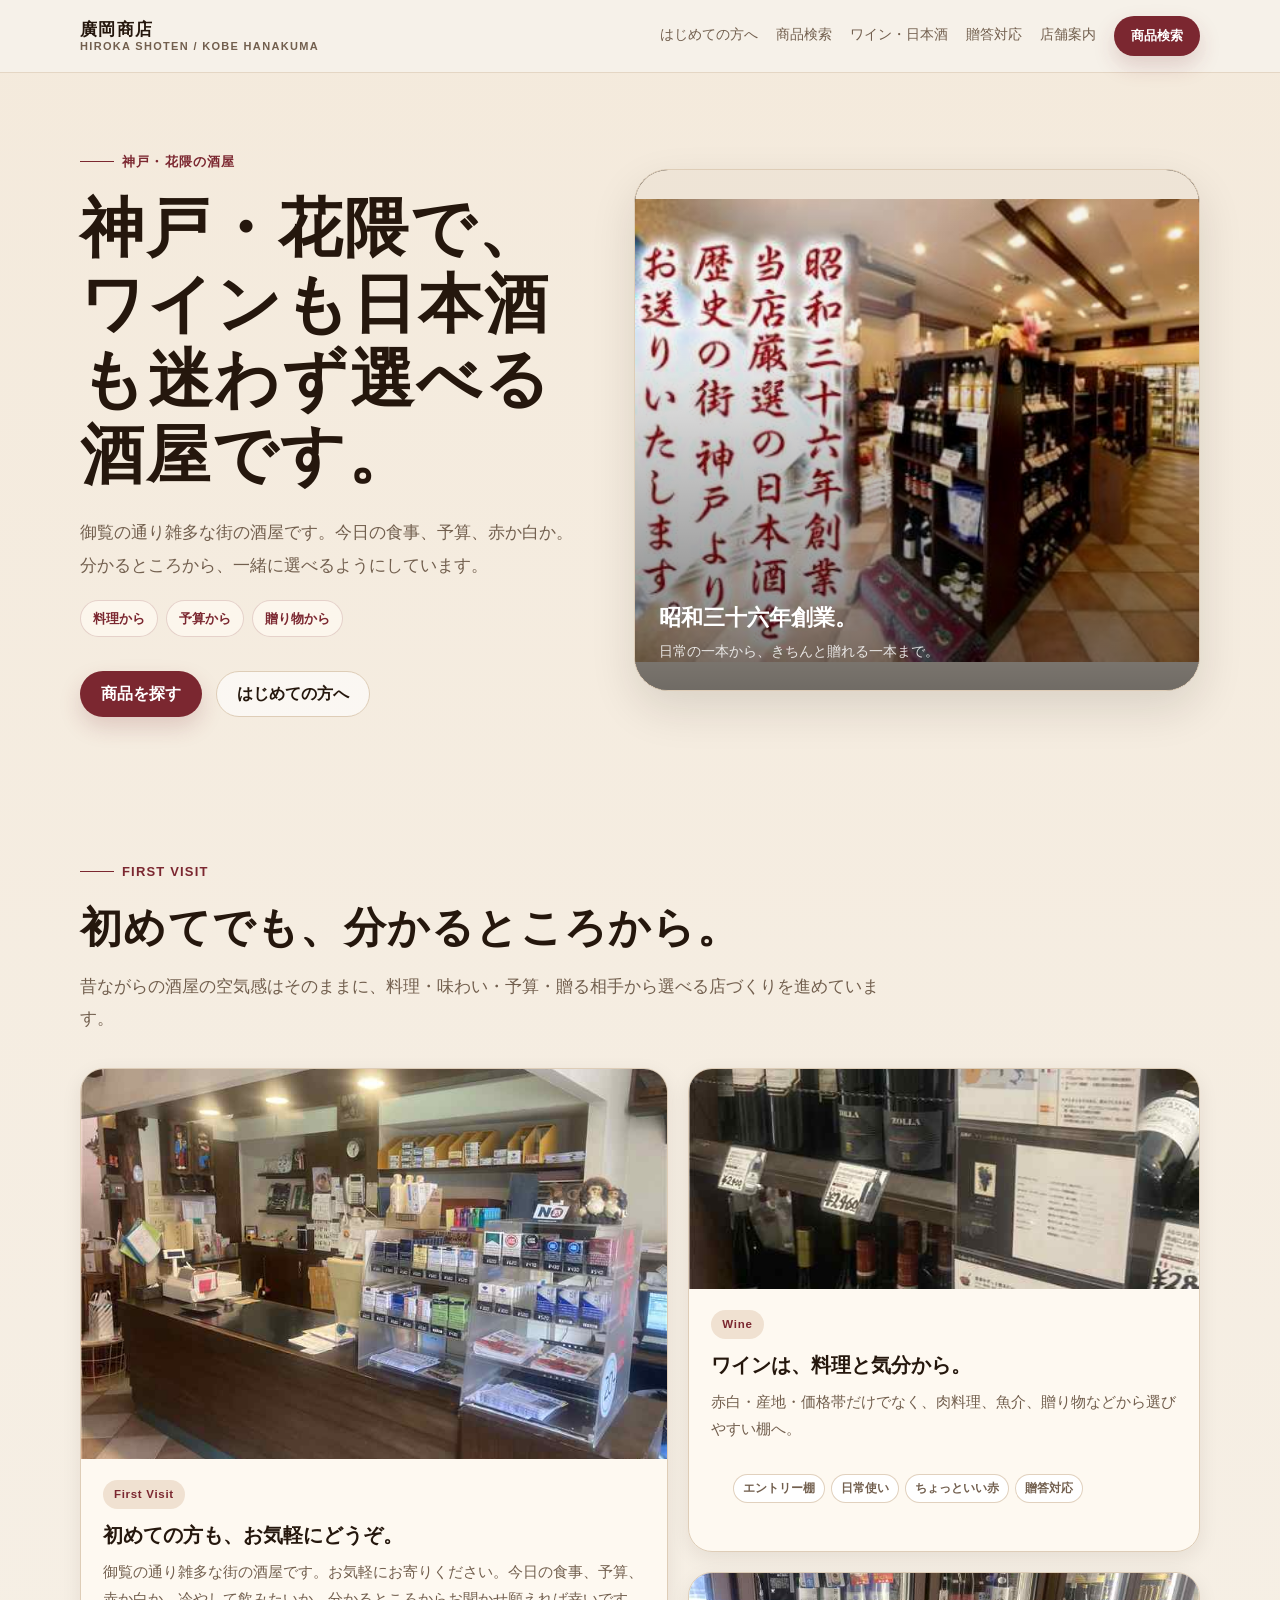
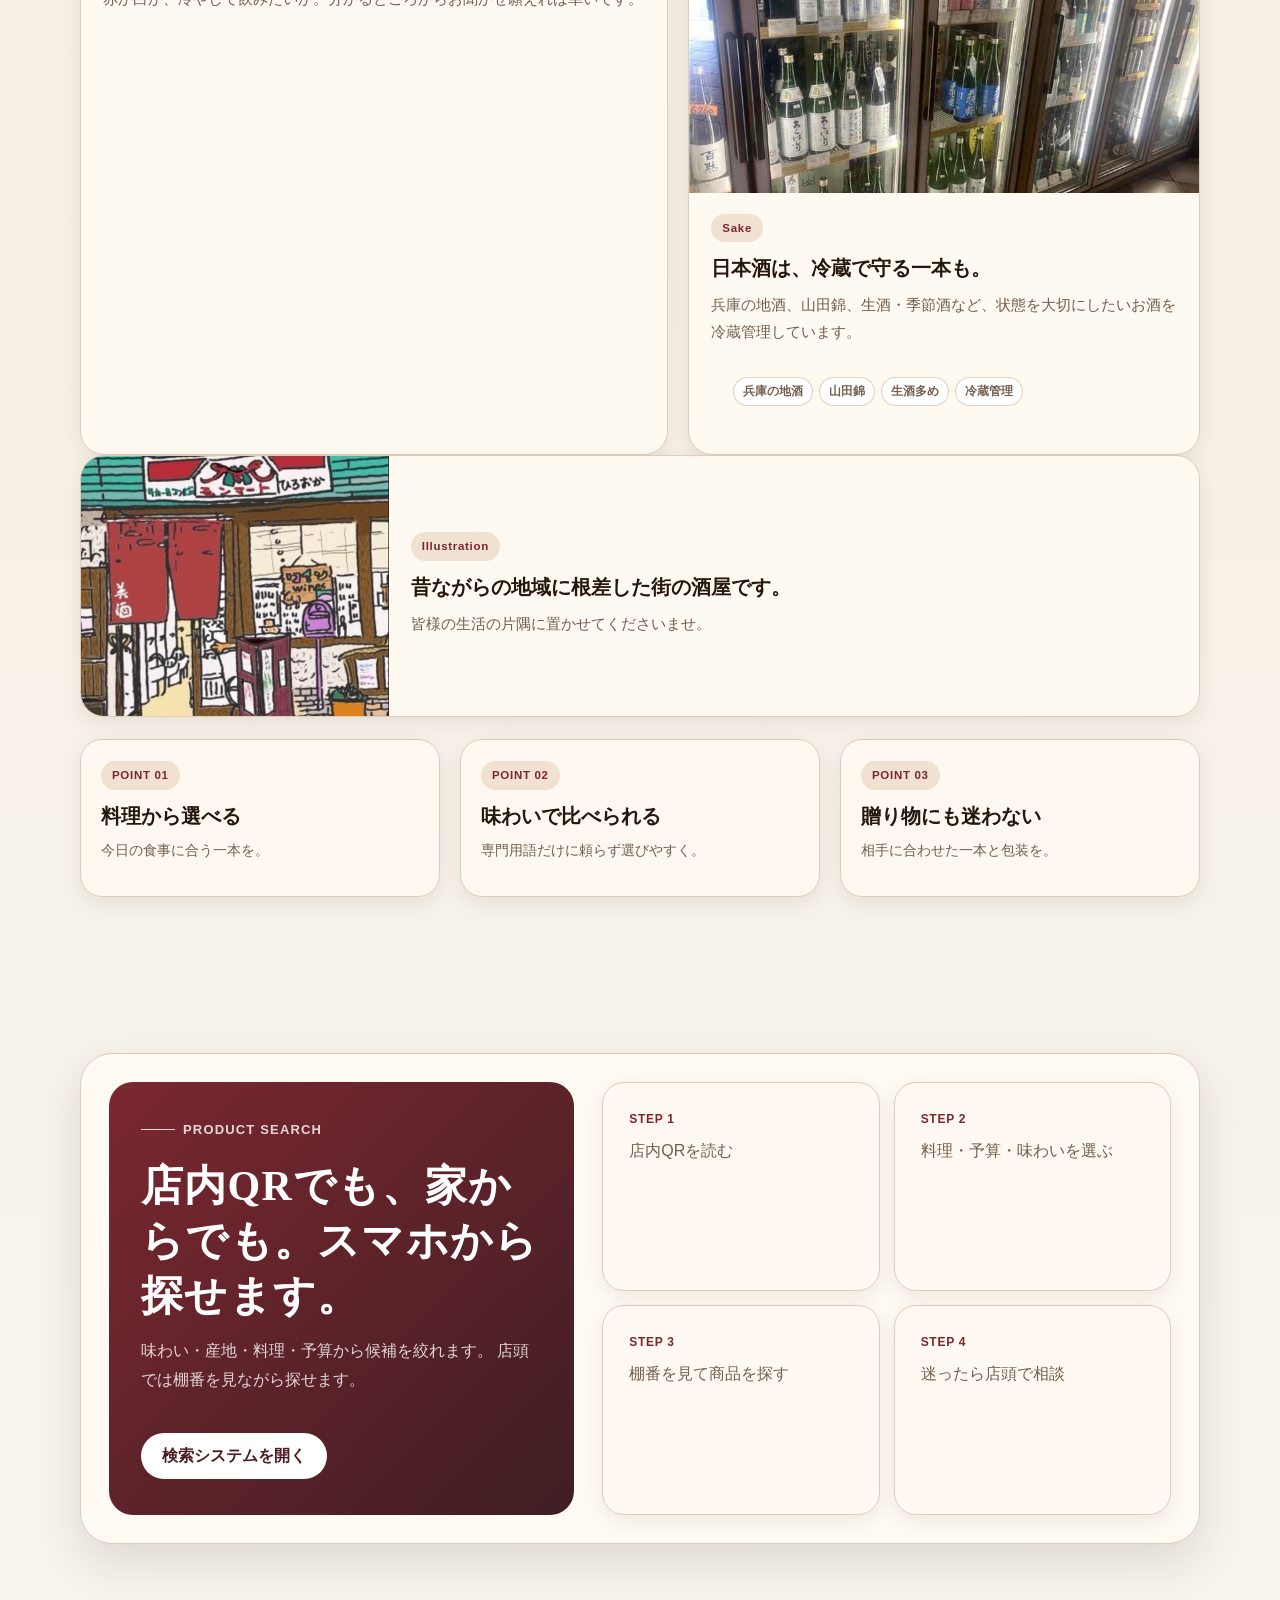
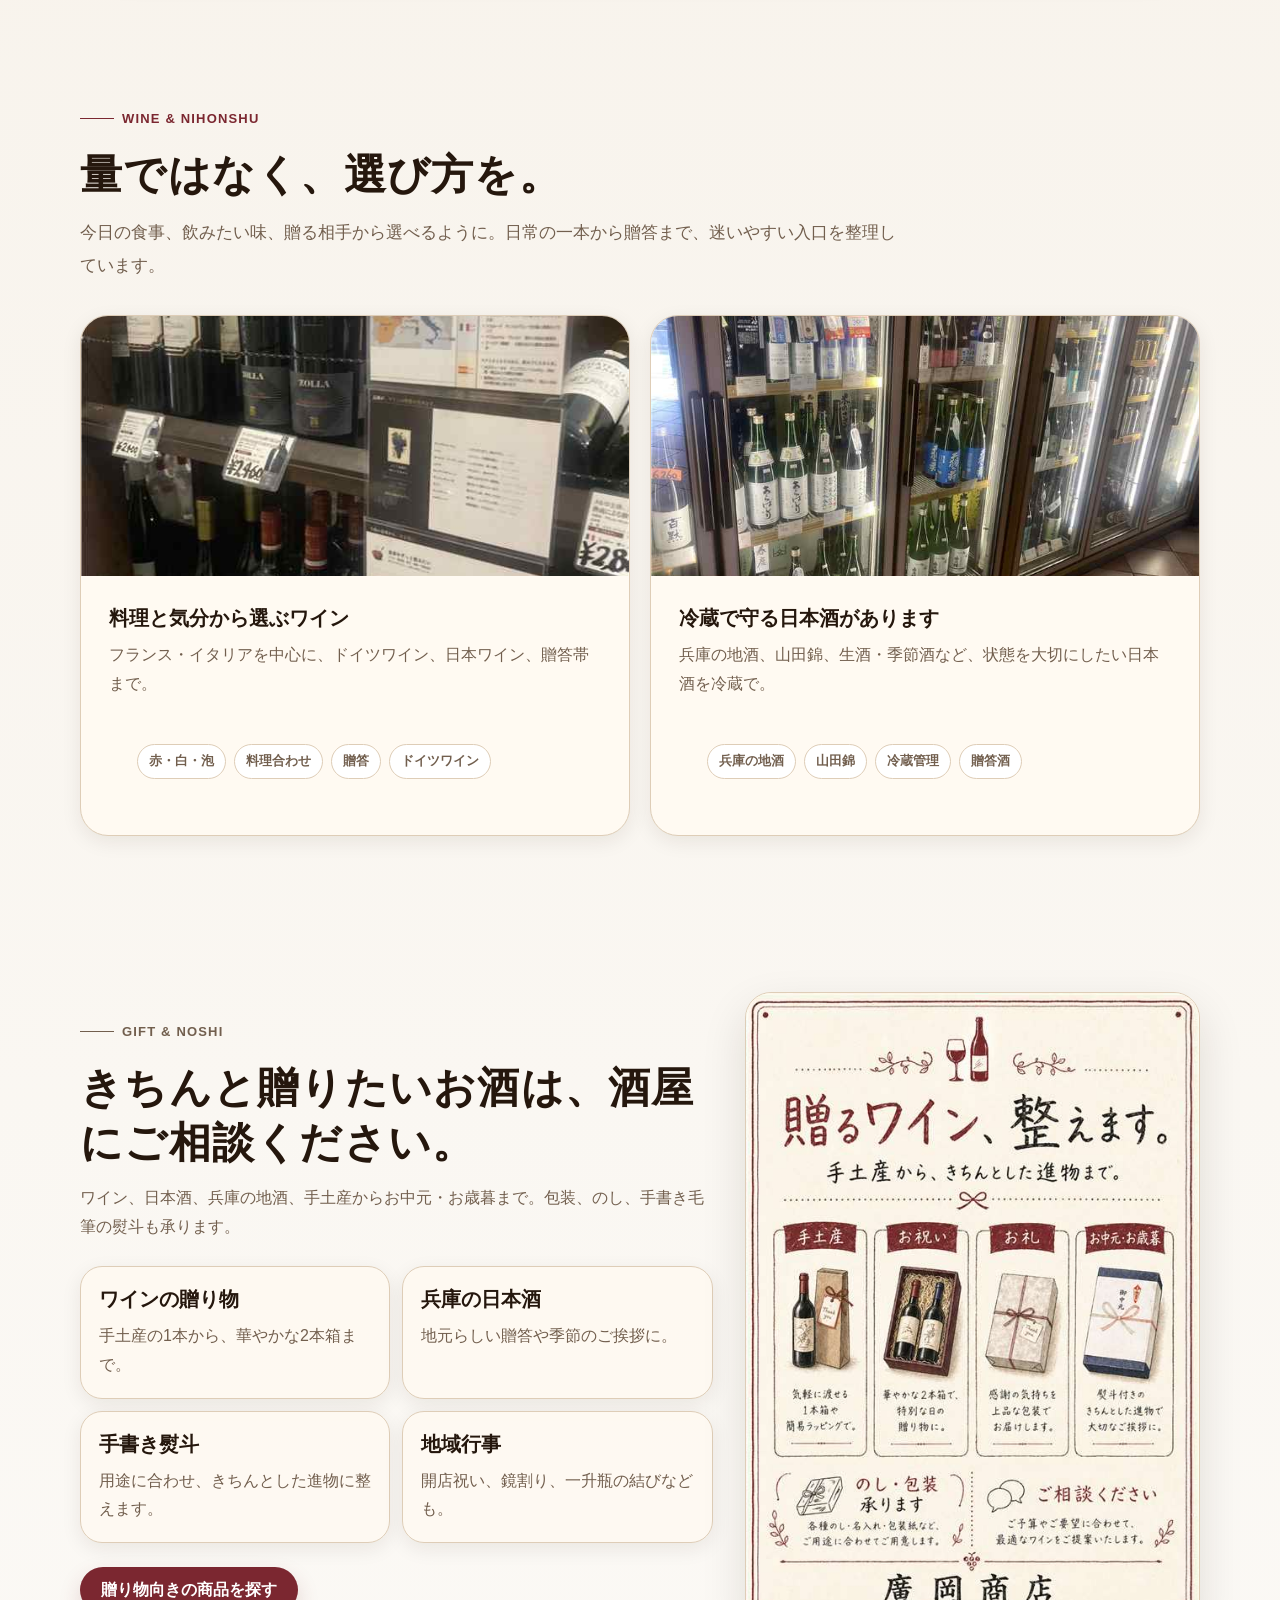
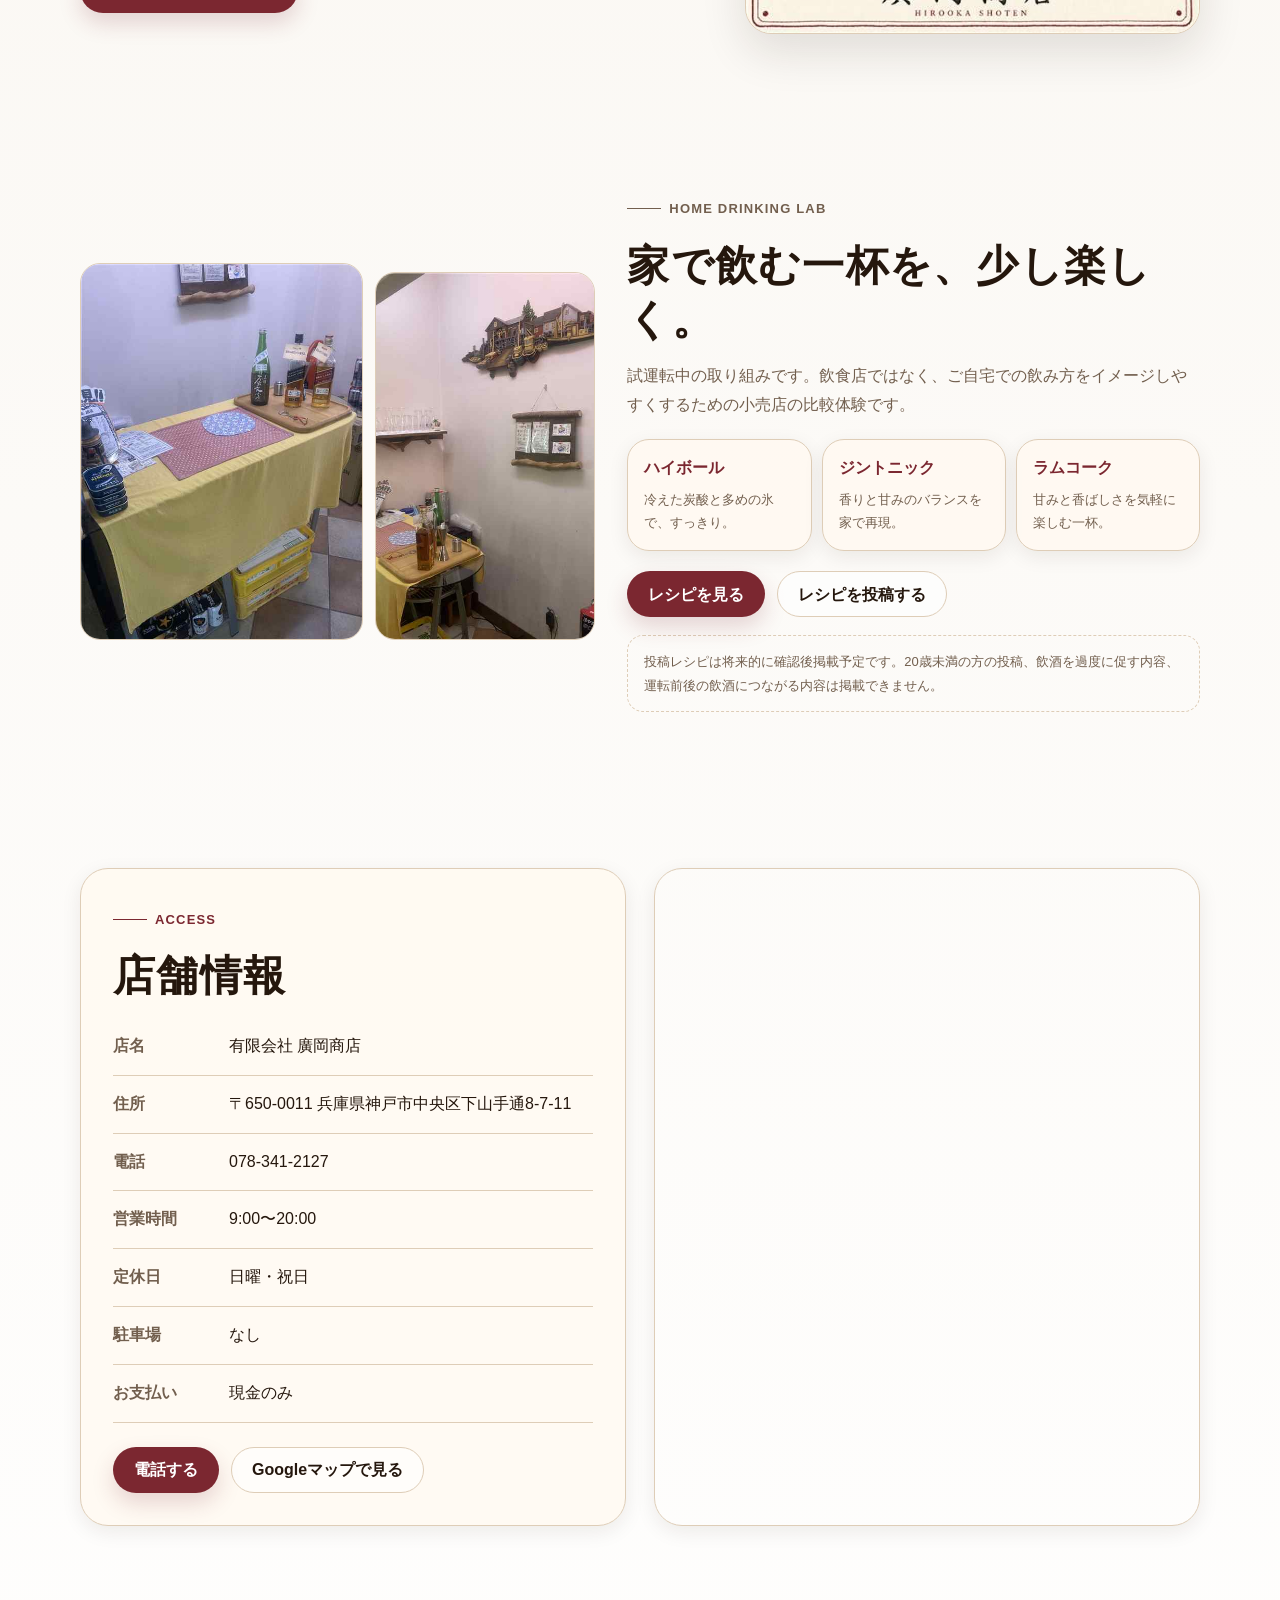
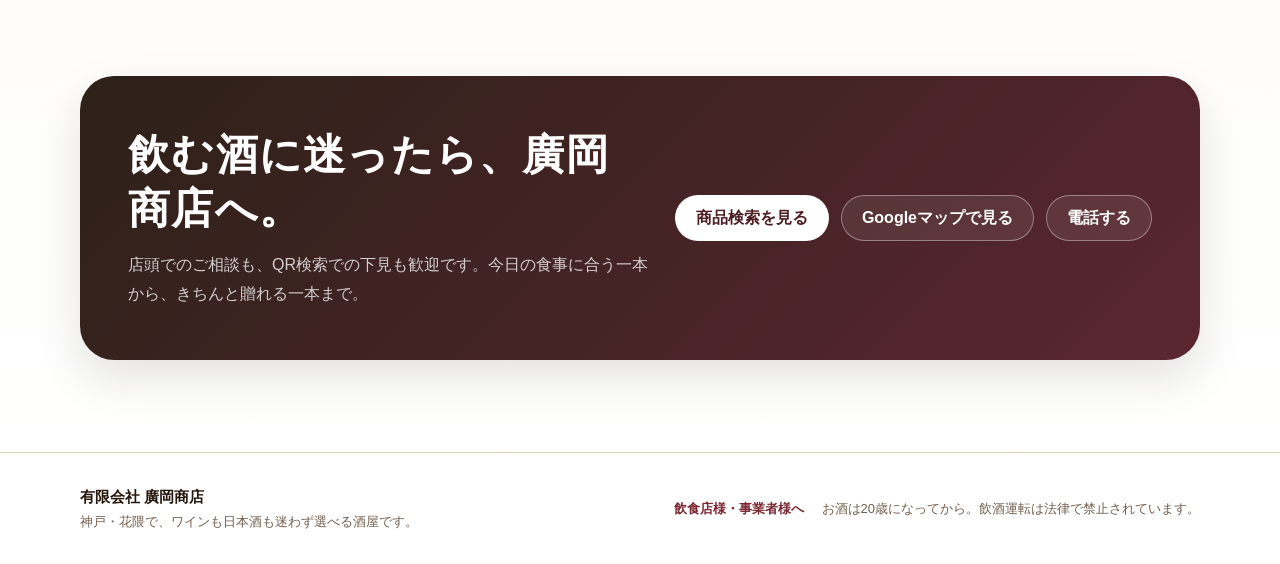
<file: publish-github-pages-ultra-20260513105310/index.html>
<!doctype html>
<html lang="ja">
  <head>
    <meta charset="utf-8" />
    <meta name="viewport" content="width=device-width, initial-scale=1" />
    <title>廣岡商店 | 神戸・花隈で、ワインも日本酒も迷わず選べる酒屋</title>
    <meta name="description" content="神戸・花隈の廣岡商店。ワイン、日本酒、焼酎、洋酒を、料理・味わい・贈る相手から選べる街の酒屋です。" />
    <link rel="stylesheet" href="styles.css" />
  </head>
  <body>
    <a class="skip-link" href="#main">本文へスキップ</a>
    <button class="back-to-top" id="backToTop" type="button" aria-label="ページ上部へ戻る">↑</button>

    <header class="site-header" id="siteHeader">
      <div class="nav-wrap">
        <a class="brand" href="#top" aria-label="廣岡商店トップへ">
          <span class="brand__jp">廣岡商店</span>
          <span class="brand__en">Hiroka Shoten / Kobe Hanakuma</span>
        </a>
        <nav class="nav-links" aria-label="主要メニュー">
          <a href="#first-visit" data-nav>はじめての方へ</a>
          <a href="#search" data-nav>商品検索</a>
          <a href="#wine-sake" data-nav>ワイン・日本酒</a>
          <a href="#gift" data-nav>贈答対応</a>
          <a href="#access" data-nav>店舗案内</a>
          <a class="btn btn-primary btn-small" href="https://script.google.com/macros/s/AKfycbyg4JeUSHFQonIgvE9VWiPNaj2FlzBaalK5BDXtHtnEJRuT3bgVfu1JNxk5DSN6S2boJg/exec">商品検索</a>
        </nav>
        <button class="menu-toggle" id="menuToggle" type="button" aria-label="メニューを開く" aria-expanded="false">
          <span></span><span></span><span></span>
        </button>
      </div>
    </header>

    <nav class="mobile-nav" id="mobileNav" aria-label="モバイルメニュー">
      <a href="#first-visit">はじめての方へ</a>
      <a href="#search">商品検索</a>
      <a href="#wine-sake">ワイン・日本酒</a>
      <a href="#gift">贈答対応</a>
      <a href="#access">店舗案内</a>
      <a class="btn btn-primary" href="https://script.google.com/macros/s/AKfycbyg4JeUSHFQonIgvE9VWiPNaj2FlzBaalK5BDXtHtnEJRuT3bgVfu1JNxk5DSN6S2boJg/exec">商品検索を開く</a>
    </nav>

    <main id="main">
      <section class="hero" id="top">
        <div class="container hero-grid">
          <div class="hero-copy">
            <p class="eyebrow reveal">神戸・花隈の酒屋</p>
            <h1 class="reveal d1">神戸・花隈で、<br />ワインも日本酒も迷わず選べる酒屋です。</h1>
            <p class="lead reveal d2">
              御覧の通り雑多な街の酒屋です。今日の食事、予算、赤か白か。
              分かるところから、一緒に選べるようにしています。
            </p>
            <div class="hero-badges reveal d2" aria-label="廣岡商店で相談しやすいこと">
              <span>料理から</span>
              <span>予算から</span>
              <span>贈り物から</span>
            </div>
            <div class="hero-actions reveal d3">
              <a class="btn btn-primary" href="https://script.google.com/macros/s/AKfycbyg4JeUSHFQonIgvE9VWiPNaj2FlzBaalK5BDXtHtnEJRuT3bgVfu1JNxk5DSN6S2boJg/exec">商品を探す</a>
              <a class="btn btn-outline" href="#first-visit">はじめての方へ</a>
            </div>
          </div>
          <figure class="hero-photo reveal d2">
            <img src="assets/hero-store.jpg" alt="廣岡商店の店内と昭和36年創業の案内" />
            <figcaption>
              <strong>昭和三十六年創業。</strong>
              <span>日常の一本から、きちんと贈れる一本まで。</span>
            </figcaption>
          </figure>
        </div>
      </section>

      <section class="section gallery first-visit" id="first-visit">
        <div class="container">
          <div class="section-head reveal">
            <p class="eyebrow">First Visit</p>
            <h2>初めてでも、分かるところから。</h2>
            <p>
              昔ながらの酒屋の空気感はそのままに、料理・味わい・予算・贈る相手から選べる店づくりを進めています。
            </p>
          </div>
          <div class="photo-grid">
            <article class="photo-card photo-main reveal">
              <img src="assets/counter.jpg" alt="廣岡商店の店内カウンター" />
              <div>
                <span class="label">First Visit</span>
                <h3>初めての方も、お気軽にどうぞ。</h3>
                <p>御覧の通り雑多な街の酒屋です。お気軽にお寄りください。今日の食事、予算、赤か白か、冷やして飲みたいか。分かるところからお聞かせ願えれば幸いです。</p>
              </div>
            </article>
            <div class="photo-stack">
              <article class="photo-card reveal d1">
                <img src="assets/wine-shelf.jpg" alt="ワイン棚と商品説明POP" />
                <div>
                  <span class="label">Wine</span>
                  <h3>ワインは、料理と気分から。</h3>
                  <p>赤白・産地・価格帯だけでなく、肉料理、魚介、贈り物などから選びやすい棚へ。</p>
                  <div class="quick-tags" aria-label="ワイン棚の構成">
                    <span>エントリー棚</span>
                    <span>日常使い</span>
                    <span>ちょっといい赤</span>
                    <span>贈答対応</span>
                  </div>
                </div>
              </article>
              <article class="photo-card reveal d2">
                <img src="assets/sake-shelf.jpg" alt="日本酒の冷蔵棚" />
                <div>
                  <span class="label">Sake</span>
                  <h3>日本酒は、冷蔵で守る一本も。</h3>
                  <p>兵庫の地酒、山田錦、生酒・季節酒など、状態を大切にしたいお酒を冷蔵管理しています。</p>
                  <div class="quick-tags" aria-label="日本酒棚の特徴">
                    <span>兵庫の地酒</span>
                    <span>山田錦</span>
                    <span>生酒多め</span>
                    <span>冷蔵管理</span>
                  </div>
                </div>
              </article>
            </div>
          </div>
          <article class="photo-card illustration-card reveal d3">
            <img src="assets/store-illustration.jpg" alt="廣岡商店の店舗イラスト" />
            <div>
              <span class="label">Illustration</span>
              <h3>昔ながらの地域に根差した街の酒屋です。</h3>
              <p>皆様の生活の片隅に置かせてくださいませ。</p>
            </div>
          </article>
          <div class="cards intro-points">
            <article class="card reveal">
              <span class="pill">POINT 01</span>
              <h3>料理から選べる</h3>
              <p>今日の食事に合う一本を。</p>
            </article>
            <article class="card reveal d1">
              <span class="pill">POINT 02</span>
              <h3>味わいで比べられる</h3>
              <p>専門用語だけに頼らず選びやすく。</p>
            </article>
            <article class="card reveal d2">
              <span class="pill">POINT 03</span>
              <h3>贈り物にも迷わない</h3>
              <p>相手に合わせた一本と包装を。</p>
            </article>
          </div>
        </div>
      </section>

      <section class="section search" id="search">
        <div class="container feature">
          <div class="feature-panel reveal">
            <p class="eyebrow eyebrow-light">Product Search</p>
            <h2>店内QRでも、家からでも。スマホから探せます。</h2>
            <p>
              味わい・産地・料理・予算から候補を絞れます。
              店頭では棚番を見ながら探せます。
            </p>
            <a class="btn btn-light" href="https://script.google.com/macros/s/AKfycbyg4JeUSHFQonIgvE9VWiPNaj2FlzBaalK5BDXtHtnEJRuT3bgVfu1JNxk5DSN6S2boJg/exec">検索システムを開く</a>
          </div>
          <div class="steps">
            <article class="step reveal"><strong>STEP 1</strong><span>店内QRを読む</span></article>
            <article class="step reveal d1"><strong>STEP 2</strong><span>料理・予算・味わいを選ぶ</span></article>
            <article class="step reveal d2"><strong>STEP 3</strong><span>棚番を見て商品を探す</span></article>
            <article class="step reveal d3"><strong>STEP 4</strong><span>迷ったら店頭で相談</span></article>
          </div>
        </div>
      </section>

      <section class="section wine-sake" id="wine-sake">
        <div class="container">
          <div class="section-head reveal">
            <p class="eyebrow">Wine & Nihonshu</p>
            <h2>量ではなく、選び方を。</h2>
            <p>
              今日の食事、飲みたい味、贈る相手から選べるように。日常の一本から贈答まで、迷いやすい入口を整理しています。
            </p>
          </div>
          <div class="category-grid">
            <article class="category-card reveal">
              <img src="assets/wine-shelf.jpg" alt="ワイン棚の商品説明" />
              <div>
                <h3>料理と気分から選ぶワイン</h3>
                <p>フランス・イタリアを中心に、ドイツワイン、日本ワイン、贈答帯まで。</p>
                <div class="tags"><span>赤・白・泡</span><span>料理合わせ</span><span>贈答</span><span>ドイツワイン</span></div>
              </div>
            </article>
            <article class="category-card reveal d1">
              <img src="assets/sake-shelf.jpg" alt="日本酒の冷蔵棚" />
              <div>
                <h3>冷蔵で守る日本酒があります</h3>
                <p>兵庫の地酒、山田錦、生酒・季節酒など、状態を大切にしたい日本酒を冷蔵で。</p>
                <div class="tags"><span>兵庫の地酒</span><span>山田錦</span><span>冷蔵管理</span><span>贈答酒</span></div>
              </div>
            </article>
          </div>
        </div>
      </section>

      <section class="section gift" id="gift">
        <div class="container gift-grid">
          <div class="gift-copy reveal">
            <p class="eyebrow">Gift & Noshi</p>
            <h2>きちんと贈りたいお酒は、酒屋にご相談ください。</h2>
            <p>
              ワイン、日本酒、兵庫の地酒、手土産からお中元・お歳暮まで。包装、のし、手書き毛筆の熨斗も承ります。
            </p>
            <div class="gift-points">
              <article><h3>ワインの贈り物</h3><p>手土産の1本から、華やかな2本箱まで。</p></article>
              <article><h3>兵庫の日本酒</h3><p>地元らしい贈答や季節のご挨拶に。</p></article>
              <article><h3>手書き熨斗</h3><p>用途に合わせ、きちんとした進物に整えます。</p></article>
              <article><h3>地域行事</h3><p>開店祝い、鏡割り、一升瓶の結びなども。</p></article>
            </div>
            <a class="btn btn-primary" href="https://script.google.com/macros/s/AKfycbyg4JeUSHFQonIgvE9VWiPNaj2FlzBaalK5BDXtHtnEJRuT3bgVfu1JNxk5DSN6S2boJg/exec">贈り物向きの商品を探す</a>
          </div>
          <figure class="gift-image reveal d1">
            <img src="assets/gift-pop.jpg" alt="廣岡商店の梱包・のし対応POP" />
          </figure>
        </div>
      </section>

      <section class="section lab" id="lab">
        <div class="container lab-grid">
          <div class="lab-photos reveal">
            <img src="assets/lab-2.jpg" alt="家飲み研究ラボの比較スペース" />
            <img src="assets/lab-1.jpg" alt="レシピカードとボトルを置いた家飲み研究ラボ" />
          </div>
          <div class="lab-copy reveal d1">
            <p class="eyebrow">Home Drinking Lab</p>
            <h2>家で飲む一杯を、少し楽しく。</h2>
            <p>
              試運転中の取り組みです。飲食店ではなく、ご自宅での飲み方をイメージしやすくするための小売店の比較体験です。
            </p>
            <div class="mini-recipes">
              <article><h3>ハイボール</h3><p>冷えた炭酸と多めの氷で、すっきり。</p></article>
              <article><h3>ジントニック</h3><p>香りと甘みのバランスを家で再現。</p></article>
              <article><h3>ラムコーク</h3><p>甘みと香ばしさを気軽に楽しむ一杯。</p></article>
            </div>
            <div class="lab-actions">
              <a class="btn btn-primary" href="recipes.html">レシピを見る</a>
              <a class="btn btn-outline" href="recipe-submit.html">レシピを投稿する</a>
            </div>
            <p class="note">投稿レシピは将来的に確認後掲載予定です。20歳未満の方の投稿、飲酒を過度に促す内容、運転前後の飲酒につながる内容は掲載できません。</p>
          </div>
        </div>
      </section>

      <section class="section access" id="access">
        <div class="container access-grid">
          <div class="access-info reveal">
            <p class="eyebrow">Access</p>
            <h2>店舗情報</h2>
            <dl>
              <div><dt>店名</dt><dd>有限会社 廣岡商店</dd></div>
              <div><dt>住所</dt><dd>〒650-0011 兵庫県神戸市中央区下山手通8-7-11</dd></div>
              <div><dt>電話</dt><dd><a href="tel:0783412127">078-341-2127</a></dd></div>
              <div><dt>営業時間</dt><dd>9:00〜20:00</dd></div>
              <div><dt>定休日</dt><dd>日曜・祝日</dd></div>
              <div><dt>駐車場</dt><dd>なし</dd></div>
              <div><dt>お支払い</dt><dd>現金のみ</dd></div>
            </dl>
            <div class="access-actions">
              <a class="btn btn-primary" href="tel:0783412127">電話する</a>
              <a class="btn btn-outline" href="https://www.google.co.jp/maps/place/%E5%BA%83%E5%B2%A1%E5%95%86%E5%BA%97(%E5%BB%A3%E5%B2%A1%E5%95%86%E5%BA%97%EF%BC%89/@34.6851377,135.1760795,17z/data=!3m1!4b1!4m6!3m5!1s0x60008f05474d1601:0x1a38042aa7585c26!8m2!3d34.6851333!4d135.1786544!16s%2Fg%2F1tvdjnry?entry=ttu&g_ep=EgoyMDI2MDQyOS4wIKXMDSoASAFQAw%3D%3D">Googleマップで見る</a>
            </div>
          </div>
          <div class="map-box reveal d1">
            <iframe title="廣岡商店のGoogleマップ" src="https://www.google.com/maps?q=%E5%85%B5%E5%BA%AB%E7%9C%8C%E7%A5%9E%E6%88%B8%E5%B8%82%E4%B8%AD%E5%A4%AE%E5%8C%BA%E4%B8%8B%E5%B1%B1%E6%89%8B%E9%80%9A8-7-11&output=embed" loading="lazy" referrerpolicy="no-referrer-when-downgrade"></iframe>
          </div>
        </div>
      </section>

      <section class="cta">
        <div class="container cta-box reveal">
          <div>
            <h2>飲む酒に迷ったら、廣岡商店へ。</h2>
            <p>店頭でのご相談も、QR検索での下見も歓迎です。今日の食事に合う一本から、きちんと贈れる一本まで。</p>
          </div>
          <div class="cta-actions">
            <a class="btn btn-light" href="https://script.google.com/macros/s/AKfycbyg4JeUSHFQonIgvE9VWiPNaj2FlzBaalK5BDXtHtnEJRuT3bgVfu1JNxk5DSN6S2boJg/exec">商品検索を見る</a>
            <a class="btn btn-outline-light" href="https://www.google.co.jp/maps/place/%E5%BA%83%E5%B2%A1%E5%95%86%E5%BA%97(%E5%BB%A3%E5%B2%A1%E5%95%86%E5%BA%97%EF%BC%89/@34.6851377,135.1760795,17z/data=!3m1!4b1!4m6!3m5!1s0x60008f05474d1601:0x1a38042aa7585c26!8m2!3d34.6851333!4d135.1786544!16s%2Fg%2F1tvdjnry?entry=ttu&g_ep=EgoyMDI2MDQyOS4wIKXMDSoASAFQAw%3D%3D">Googleマップで見る</a>
            <a class="btn btn-outline-light" href="tel:0783412127">電話する</a>
          </div>
        </div>
      </section>
    </main>

    <footer class="footer">
      <div class="container footer-inner">
        <div>
          <strong>有限会社 廣岡商店</strong>
          <span>神戸・花隈で、ワインも日本酒も迷わず選べる酒屋です。</span>
        </div>
        <div class="footer-links">
          <a href="business.html">飲食店様・事業者様へ</a>
          <span>お酒は20歳になってから。飲酒運転は法律で禁止されています。</span>
        </div>
      </div>
    </footer>

    <script src="site.js"></script>
  </body>
</html>
</file>
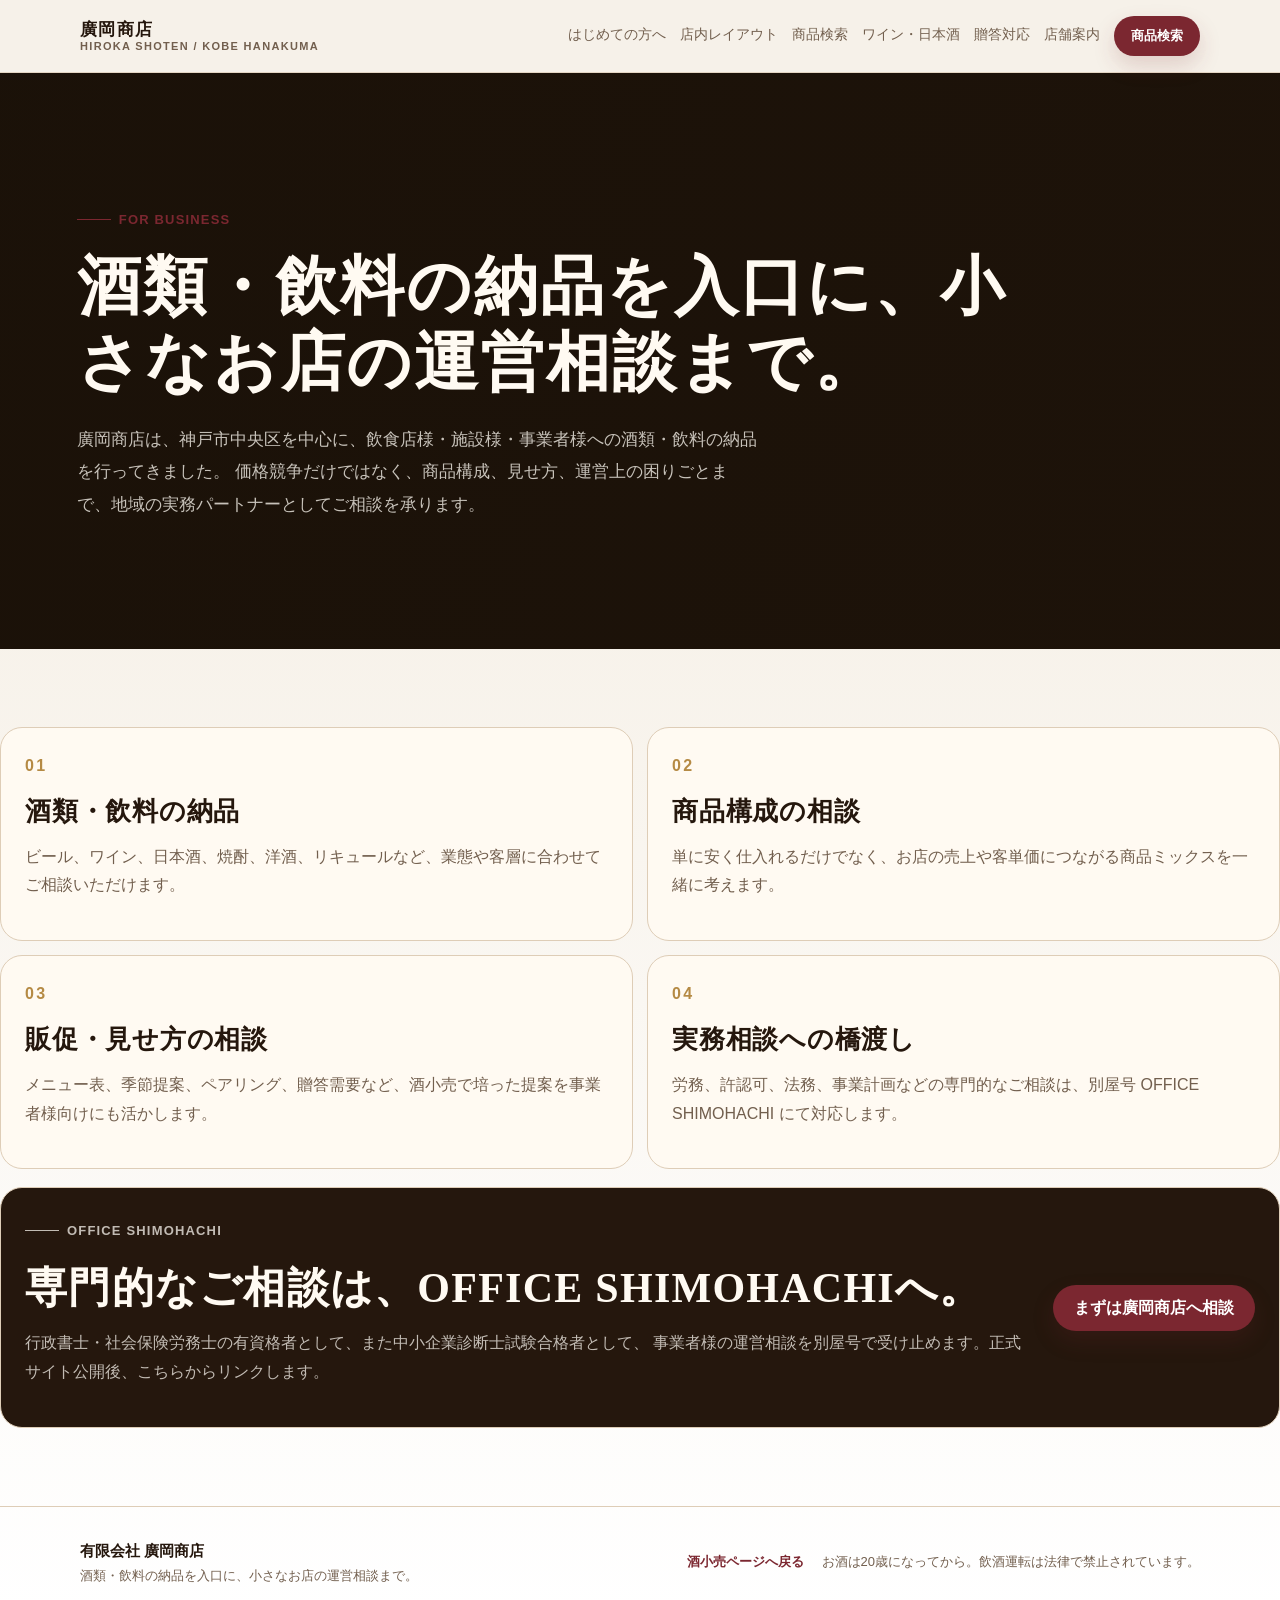
<file: business.html>
<!doctype html>
<html lang="ja">
  <head>
    <meta charset="utf-8" />
    <meta name="viewport" content="width=device-width, initial-scale=1" />
    <title>飲食店様・事業者様へ | 廣岡商店</title>
    <meta name="description" content="廣岡商店の飲食店様・事業者様向け案内。酒類・飲料の納品に加え、店舗運営の実務相談はOFFICE SHIMOHACHIへおつなぎします。" />
    <link rel="stylesheet" href="styles.css" />
  </head>
  <body>
    <header class="site-header" id="siteHeader">
      <div class="nav-wrap">
        <a class="brand" href="index.html" aria-label="廣岡商店トップへ">
          <span class="brand__jp">廣岡商店</span>
          <span class="brand__en">Hiroka Shoten / Kobe Hanakuma</span>
        </a>
        <nav class="nav-links" aria-label="主要メニュー">
          <a href="index.html#first-visit">はじめての方へ</a>
          <a href="index.html#layout">店内レイアウト</a>
          <a href="index.html#search">商品検索</a>
          <a href="index.html#wine-sake">ワイン・日本酒</a>
          <a href="index.html#gift">贈答対応</a>
          <a href="index.html#access">店舗案内</a>
          <a class="btn btn-primary btn-small" href="https://script.google.com/macros/s/AKfycbyg4JeUSHFQonIgvE9VWiPNaj2FlzBaalK5BDXtHtnEJRuT3bgVfu1JNxk5DSN6S2boJg/exec">商品検索</a>
        </nav>
        <button class="menu-toggle" id="menuToggle" type="button" aria-label="メニューを開く" aria-expanded="false">
          <span></span><span></span><span></span>
        </button>
      </div>
    </header>

    <nav class="mobile-nav" id="mobileNav" aria-label="モバイルメニュー">
      <a href="index.html#first-visit">はじめての方へ</a>
      <a href="index.html#layout">店内レイアウト</a>
      <a href="index.html#search">商品検索</a>
      <a href="index.html#wine-sake">ワイン・日本酒</a>
      <a href="index.html#gift">贈答対応</a>
      <a href="index.html#access">店舗案内</a>
      <a class="btn btn-primary" href="https://script.google.com/macros/s/AKfycbyg4JeUSHFQonIgvE9VWiPNaj2FlzBaalK5BDXtHtnEJRuT3bgVfu1JNxk5DSN6S2boJg/exec">商品検索を開く</a>
    </nav>

    <main>
      <section class="business-hero">
        <div>
          <p class="eyebrow">For Business</p>
          <h1>酒類・飲料の納品を入口に、小さなお店の運営相談まで。</h1>
          <p class="lead">
            廣岡商店は、神戸市中央区を中心に、飲食店様・施設様・事業者様への酒類・飲料の納品を行ってきました。
            価格競争だけではなく、商品構成、見せ方、運営上の困りごとまで、地域の実務パートナーとしてご相談を承ります。
          </p>
        </div>
      </section>

      <section class="business-content section">
        <div class="business-grid">
          <article>
            <span>01</span>
            <h2>酒類・飲料の納品</h2>
            <p>ビール、ワイン、日本酒、焼酎、洋酒、リキュールなど、業態や客層に合わせてご相談いただけます。</p>
          </article>
          <article>
            <span>02</span>
            <h2>商品構成の相談</h2>
            <p>単に安く仕入れるだけでなく、お店の売上や客単価につながる商品ミックスを一緒に考えます。</p>
          </article>
          <article>
            <span>03</span>
            <h2>販促・見せ方の相談</h2>
            <p>メニュー表、季節提案、ペアリング、贈答需要など、酒小売で培った提案を事業者様向けにも活かします。</p>
          </article>
          <article>
            <span>04</span>
            <h2>実務相談への橋渡し</h2>
            <p>労務、許認可、法務、事業計画などの専門的なご相談は、別屋号 OFFICE SHIMOHACHI にて対応します。</p>
          </article>
        </div>

        <div class="office-link">
          <div>
            <p class="eyebrow">Office Shimohachi</p>
            <h2>専門的なご相談は、OFFICE SHIMOHACHIへ。</h2>
            <p>
              行政書士・社会保険労務士の有資格者として、また中小企業診断士試験合格者として、
              事業者様の運営相談を別屋号で受け止めます。正式サイト公開後、こちらからリンクします。
            </p>
          </div>
          <a class="btn btn-primary" href="index.html#access">まずは廣岡商店へ相談</a>
        </div>
      </section>
    </main>

    <footer class="footer">
      <div class="container footer-inner">
        <div>
          <strong>有限会社 廣岡商店</strong>
          <span>酒類・飲料の納品を入口に、小さなお店の運営相談まで。</span>
        </div>
        <div class="footer-links">
          <a href="index.html">酒小売ページへ戻る</a>
          <span>お酒は20歳になってから。飲酒運転は法律で禁止されています。</span>
        </div>
      </div>
    </footer>
    <script src="site.js"></script>
  </body>
</html>
</file>
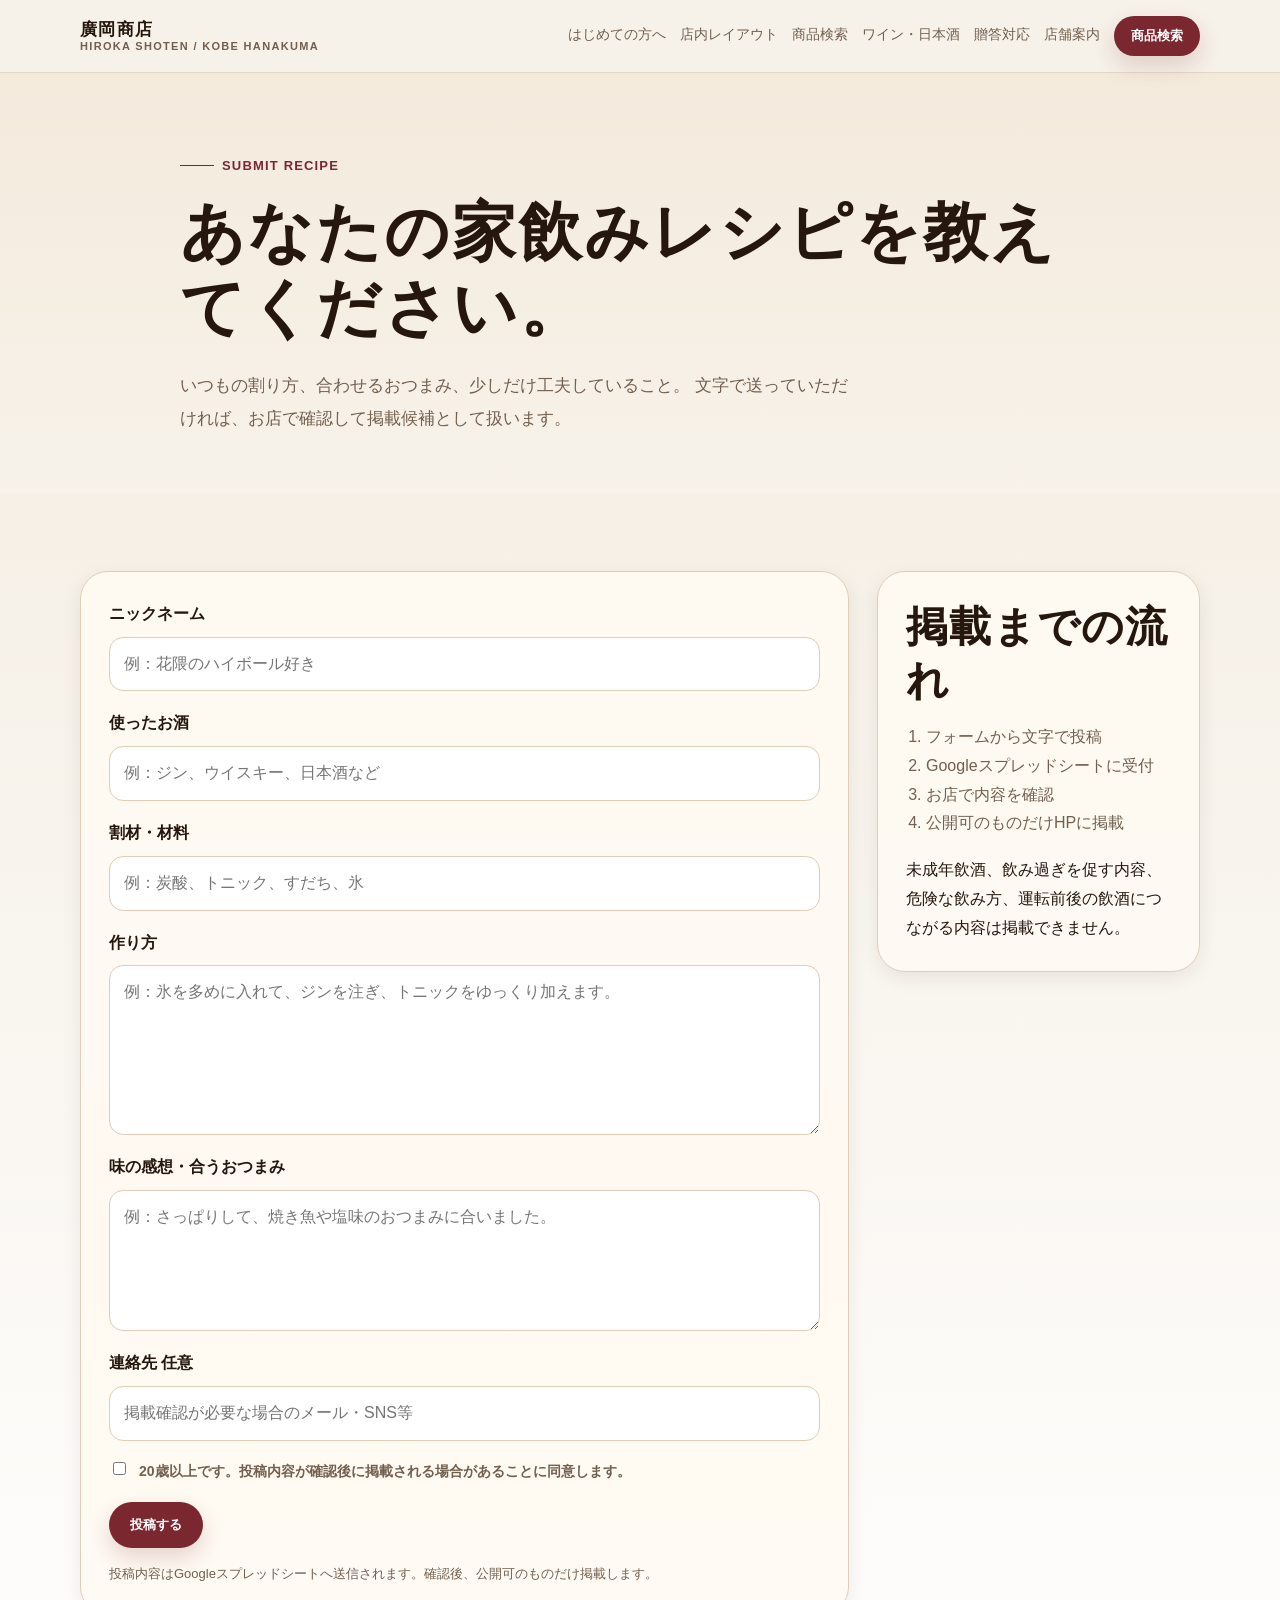
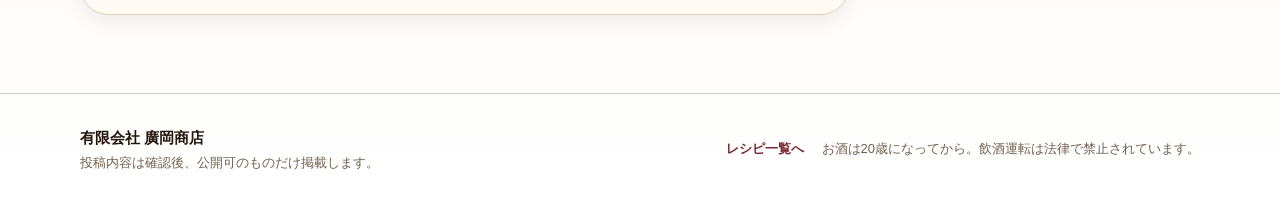
<file: recipe-submit.html>
<!doctype html>
<html lang="ja">
  <head>
    <meta charset="utf-8" />
    <meta name="viewport" content="width=device-width, initial-scale=1" />
    <title>家飲みレシピ投稿 | 廣岡商店</title>
    <meta name="description" content="廣岡商店の家飲み研究ラボへ、家で楽しんでいる飲み方を投稿するページです。" />
    <link rel="stylesheet" href="styles.css" />
  </head>
  <body>
    <header class="site-header" id="siteHeader">
      <div class="nav-wrap">
        <a class="brand" href="index.html" aria-label="廣岡商店トップへ">
          <span class="brand__jp">廣岡商店</span>
          <span class="brand__en">Hiroka Shoten / Kobe Hanakuma</span>
        </a>
        <nav class="nav-links" aria-label="主要メニュー">
          <a href="index.html#first-visit">はじめての方へ</a>
          <a href="index.html#layout">店内レイアウト</a>
          <a href="index.html#search">商品検索</a>
          <a href="index.html#wine-sake">ワイン・日本酒</a>
          <a href="index.html#gift">贈答対応</a>
          <a href="index.html#access">店舗案内</a>
          <a class="btn btn-primary btn-small" href="https://script.google.com/macros/s/AKfycbyg4JeUSHFQonIgvE9VWiPNaj2FlzBaalK5BDXtHtnEJRuT3bgVfu1JNxk5DSN6S2boJg/exec">商品検索</a>
        </nav>
        <button class="menu-toggle" id="menuToggle" type="button" aria-label="メニューを開く" aria-expanded="false">
          <span></span><span></span><span></span>
        </button>
      </div>
    </header>

    <nav class="mobile-nav" id="mobileNav" aria-label="モバイルメニュー">
      <a href="index.html#first-visit">はじめての方へ</a>
      <a href="index.html#layout">店内レイアウト</a>
      <a href="index.html#search">商品検索</a>
      <a href="index.html#wine-sake">ワイン・日本酒</a>
      <a href="index.html#gift">贈答対応</a>
      <a href="index.html#access">店舗案内</a>
      <a class="btn btn-primary" href="https://script.google.com/macros/s/AKfycbyg4JeUSHFQonIgvE9VWiPNaj2FlzBaalK5BDXtHtnEJRuT3bgVfu1JNxk5DSN6S2boJg/exec">商品検索を開く</a>
    </nav>

    <main>
      <section class="sub-hero">
        <div class="container">
          <p class="eyebrow">Submit Recipe</p>
          <h1>あなたの家飲みレシピを教えてください。</h1>
          <p class="lead">
            いつもの割り方、合わせるおつまみ、少しだけ工夫していること。
            文字で送っていただければ、お店で確認して掲載候補として扱います。
          </p>
        </div>
      </section>

      <section class="section">
        <div class="container form-layout">
          <form class="recipe-form" id="recipeForm" method="post" data-endpoint="https://script.google.com/macros/s/AKfycbyg4JeUSHFQonIgvE9VWiPNaj2FlzBaalK5BDXtHtnEJRuT3bgVfu1JNxk5DSN6S2boJg/exec">
            <input type="hidden" name="action" value="recipe_submit" />
            <input class="form-honeypot" name="website" type="text" tabindex="-1" autocomplete="off" aria-hidden="true" />
            <div class="form-row">
              <label for="nickname">ニックネーム</label>
              <input id="nickname" name="nickname" type="text" placeholder="例：花隈のハイボール好き" required />
            </div>
            <div class="form-row">
              <label for="drink">使ったお酒</label>
              <input id="drink" name="drink" type="text" placeholder="例：ジン、ウイスキー、日本酒など" required />
            </div>
            <div class="form-row">
              <label for="mixer">割材・材料</label>
              <input id="mixer" name="mixer" type="text" placeholder="例：炭酸、トニック、すだち、氷" />
            </div>
            <div class="form-row">
              <label for="recipe">作り方</label>
              <textarea id="recipe" name="recipe" rows="5" placeholder="例：氷を多めに入れて、ジンを注ぎ、トニックをゆっくり加えます。" required></textarea>
            </div>
            <div class="form-row">
              <label for="comment">味の感想・合うおつまみ</label>
              <textarea id="comment" name="comment" rows="4" placeholder="例：さっぱりして、焼き魚や塩味のおつまみに合いました。"></textarea>
            </div>
            <div class="form-row">
              <label for="contact">連絡先 任意</label>
              <input id="contact" name="contact" type="text" placeholder="掲載確認が必要な場合のメール・SNS等" />
            </div>
            <label class="check-row">
              <input name="confirmAge" type="checkbox" required />
              <span>20歳以上です。投稿内容が確認後に掲載される場合があることに同意します。</span>
            </label>
            <button class="btn btn-primary" type="submit">投稿する</button>
            <p class="form-note">
              投稿内容はGoogleスプレッドシートへ送信されます。確認後、公開可のものだけ掲載します。
            </p>
          </form>
          <aside class="form-side">
            <h2>掲載までの流れ</h2>
            <ol>
              <li>フォームから文字で投稿</li>
              <li>Googleスプレッドシートに受付</li>
              <li>お店で内容を確認</li>
              <li>公開可のものだけHPに掲載</li>
            </ol>
            <div class="notice">
              未成年飲酒、飲み過ぎを促す内容、危険な飲み方、運転前後の飲酒につながる内容は掲載できません。
            </div>
          </aside>
        </div>
      </section>
    </main>

    <footer class="footer">
      <div class="container footer-inner">
        <div>
          <strong>有限会社 廣岡商店</strong>
          <span>投稿内容は確認後、公開可のものだけ掲載します。</span>
        </div>
        <div class="footer-links">
          <a href="recipes.html">レシピ一覧へ</a>
          <span>お酒は20歳になってから。飲酒運転は法律で禁止されています。</span>
        </div>
      </div>
    </footer>
    <script src="site.js"></script>
  </body>
</html>
</file>
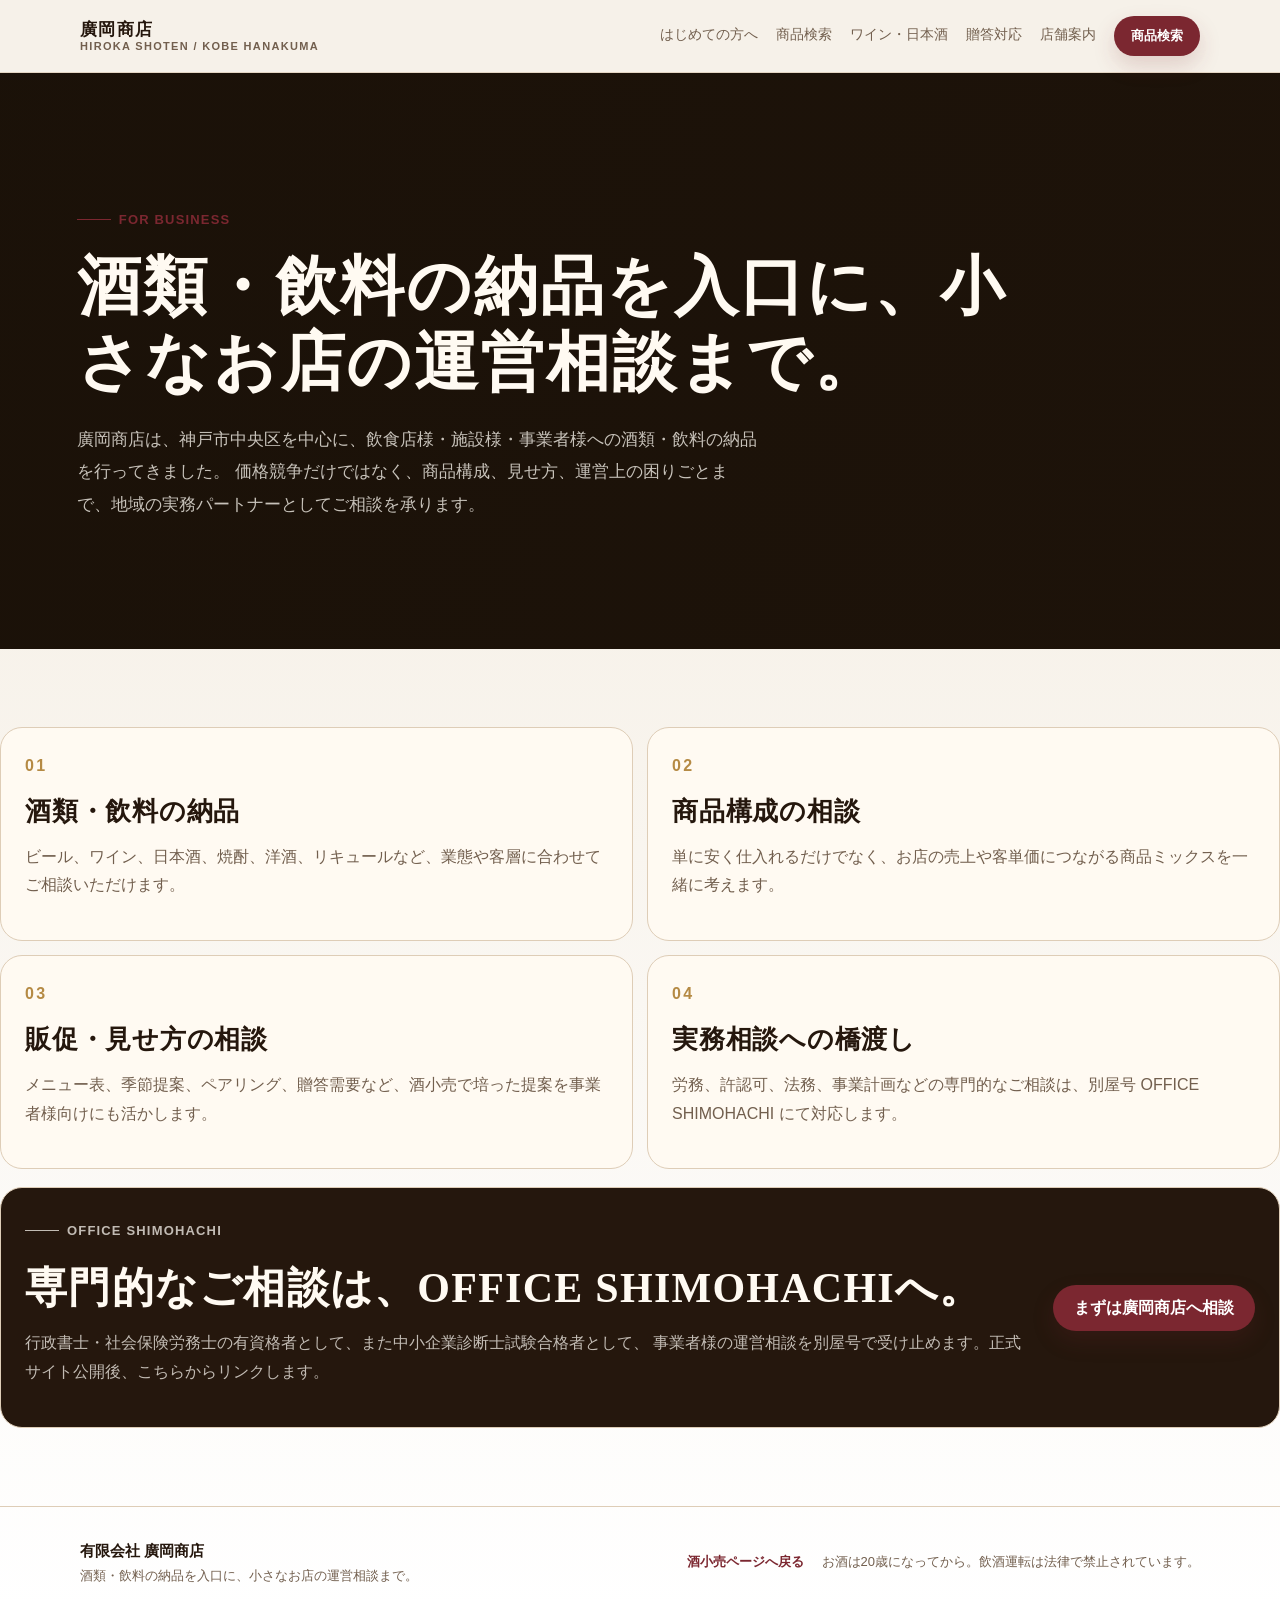
<file: publish-github-pages-ultra-20260513105310/business.html>
<!doctype html>
<html lang="ja">
  <head>
    <meta charset="utf-8" />
    <meta name="viewport" content="width=device-width, initial-scale=1" />
    <title>飲食店様・事業者様へ | 廣岡商店</title>
    <meta name="description" content="廣岡商店の飲食店様・事業者様向け案内。酒類・飲料の納品に加え、店舗運営の実務相談はOFFICE SHIMOHACHIへおつなぎします。" />
    <link rel="stylesheet" href="styles.css" />
  </head>
  <body>
    <header class="site-header" id="siteHeader">
      <div class="nav-wrap">
        <a class="brand" href="index.html" aria-label="廣岡商店トップへ">
          <span class="brand__jp">廣岡商店</span>
          <span class="brand__en">Hiroka Shoten / Kobe Hanakuma</span>
        </a>
        <nav class="nav-links" aria-label="主要メニュー">
          <a href="index.html#first-visit">はじめての方へ</a>
          <a href="index.html#search">商品検索</a>
          <a href="index.html#wine-sake">ワイン・日本酒</a>
          <a href="index.html#gift">贈答対応</a>
          <a href="index.html#access">店舗案内</a>
          <a class="btn btn-primary btn-small" href="https://script.google.com/macros/s/AKfycbyg4JeUSHFQonIgvE9VWiPNaj2FlzBaalK5BDXtHtnEJRuT3bgVfu1JNxk5DSN6S2boJg/exec">商品検索</a>
        </nav>
        <button class="menu-toggle" id="menuToggle" type="button" aria-label="メニューを開く" aria-expanded="false">
          <span></span><span></span><span></span>
        </button>
      </div>
    </header>

    <nav class="mobile-nav" id="mobileNav" aria-label="モバイルメニュー">
      <a href="index.html#first-visit">はじめての方へ</a>
      <a href="index.html#search">商品検索</a>
      <a href="index.html#wine-sake">ワイン・日本酒</a>
      <a href="index.html#gift">贈答対応</a>
      <a href="index.html#access">店舗案内</a>
      <a class="btn btn-primary" href="https://script.google.com/macros/s/AKfycbyg4JeUSHFQonIgvE9VWiPNaj2FlzBaalK5BDXtHtnEJRuT3bgVfu1JNxk5DSN6S2boJg/exec">商品検索を開く</a>
    </nav>

    <main>
      <section class="business-hero">
        <div>
          <p class="eyebrow">For Business</p>
          <h1>酒類・飲料の納品を入口に、小さなお店の運営相談まで。</h1>
          <p class="lead">
            廣岡商店は、神戸市中央区を中心に、飲食店様・施設様・事業者様への酒類・飲料の納品を行ってきました。
            価格競争だけではなく、商品構成、見せ方、運営上の困りごとまで、地域の実務パートナーとしてご相談を承ります。
          </p>
        </div>
      </section>

      <section class="business-content section">
        <div class="business-grid">
          <article>
            <span>01</span>
            <h2>酒類・飲料の納品</h2>
            <p>ビール、ワイン、日本酒、焼酎、洋酒、リキュールなど、業態や客層に合わせてご相談いただけます。</p>
          </article>
          <article>
            <span>02</span>
            <h2>商品構成の相談</h2>
            <p>単に安く仕入れるだけでなく、お店の売上や客単価につながる商品ミックスを一緒に考えます。</p>
          </article>
          <article>
            <span>03</span>
            <h2>販促・見せ方の相談</h2>
            <p>メニュー表、季節提案、ペアリング、贈答需要など、酒小売で培った提案を事業者様向けにも活かします。</p>
          </article>
          <article>
            <span>04</span>
            <h2>実務相談への橋渡し</h2>
            <p>労務、許認可、法務、事業計画などの専門的なご相談は、別屋号 OFFICE SHIMOHACHI にて対応します。</p>
          </article>
        </div>

        <div class="office-link">
          <div>
            <p class="eyebrow">Office Shimohachi</p>
            <h2>専門的なご相談は、OFFICE SHIMOHACHIへ。</h2>
            <p>
              行政書士・社会保険労務士の有資格者として、また中小企業診断士試験合格者として、
              事業者様の運営相談を別屋号で受け止めます。正式サイト公開後、こちらからリンクします。
            </p>
          </div>
          <a class="btn btn-primary" href="index.html#access">まずは廣岡商店へ相談</a>
        </div>
      </section>
    </main>

    <footer class="footer">
      <div class="container footer-inner">
        <div>
          <strong>有限会社 廣岡商店</strong>
          <span>酒類・飲料の納品を入口に、小さなお店の運営相談まで。</span>
        </div>
        <div class="footer-links">
          <a href="index.html">酒小売ページへ戻る</a>
          <span>お酒は20歳になってから。飲酒運転は法律で禁止されています。</span>
        </div>
      </div>
    </footer>
    <script src="site.js"></script>
  </body>
</html>
</file>
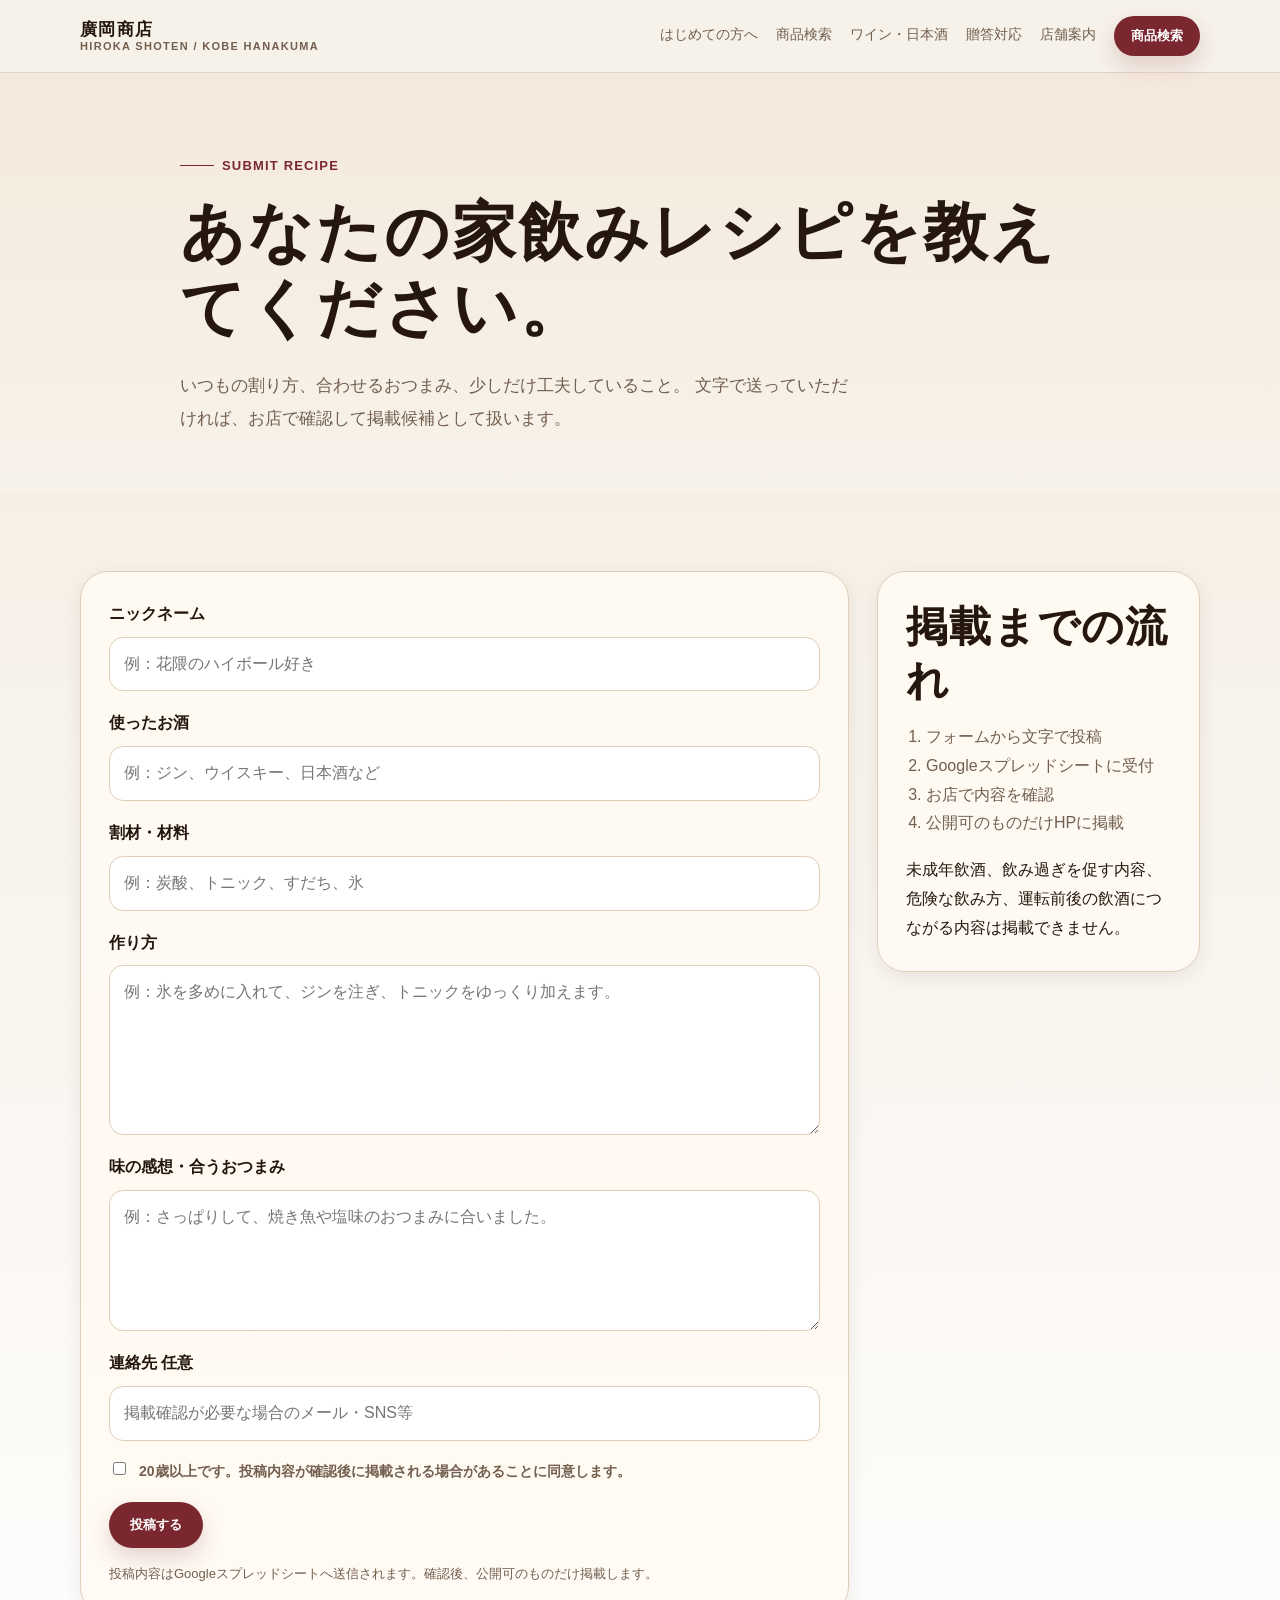
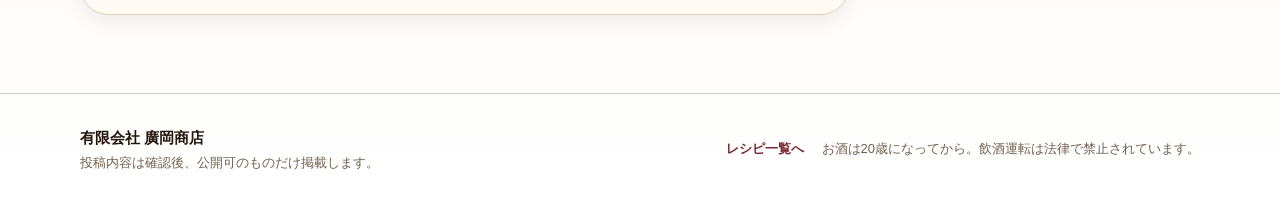
<file: publish-github-pages-ultra-20260513105310/recipe-submit.html>
<!doctype html>
<html lang="ja">
  <head>
    <meta charset="utf-8" />
    <meta name="viewport" content="width=device-width, initial-scale=1" />
    <title>家飲みレシピ投稿 | 廣岡商店</title>
    <meta name="description" content="廣岡商店の家飲み研究ラボへ、家で楽しんでいる飲み方を投稿するページです。" />
    <link rel="stylesheet" href="styles.css" />
  </head>
  <body>
    <header class="site-header" id="siteHeader">
      <div class="nav-wrap">
        <a class="brand" href="index.html" aria-label="廣岡商店トップへ">
          <span class="brand__jp">廣岡商店</span>
          <span class="brand__en">Hiroka Shoten / Kobe Hanakuma</span>
        </a>
        <nav class="nav-links" aria-label="主要メニュー">
          <a href="index.html#first-visit">はじめての方へ</a>
          <a href="index.html#search">商品検索</a>
          <a href="index.html#wine-sake">ワイン・日本酒</a>
          <a href="index.html#gift">贈答対応</a>
          <a href="index.html#access">店舗案内</a>
          <a class="btn btn-primary btn-small" href="https://script.google.com/macros/s/AKfycbyg4JeUSHFQonIgvE9VWiPNaj2FlzBaalK5BDXtHtnEJRuT3bgVfu1JNxk5DSN6S2boJg/exec">商品検索</a>
        </nav>
        <button class="menu-toggle" id="menuToggle" type="button" aria-label="メニューを開く" aria-expanded="false">
          <span></span><span></span><span></span>
        </button>
      </div>
    </header>

    <nav class="mobile-nav" id="mobileNav" aria-label="モバイルメニュー">
      <a href="index.html#first-visit">はじめての方へ</a>
      <a href="index.html#search">商品検索</a>
      <a href="index.html#wine-sake">ワイン・日本酒</a>
      <a href="index.html#gift">贈答対応</a>
      <a href="index.html#access">店舗案内</a>
      <a class="btn btn-primary" href="https://script.google.com/macros/s/AKfycbyg4JeUSHFQonIgvE9VWiPNaj2FlzBaalK5BDXtHtnEJRuT3bgVfu1JNxk5DSN6S2boJg/exec">商品検索を開く</a>
    </nav>

    <main>
      <section class="sub-hero">
        <div class="container">
          <p class="eyebrow">Submit Recipe</p>
          <h1>あなたの家飲みレシピを教えてください。</h1>
          <p class="lead">
            いつもの割り方、合わせるおつまみ、少しだけ工夫していること。
            文字で送っていただければ、お店で確認して掲載候補として扱います。
          </p>
        </div>
      </section>

      <section class="section">
        <div class="container form-layout">
          <form class="recipe-form" id="recipeForm" method="post" data-endpoint="https://script.google.com/macros/s/AKfycbyg4JeUSHFQonIgvE9VWiPNaj2FlzBaalK5BDXtHtnEJRuT3bgVfu1JNxk5DSN6S2boJg/exec">
            <input type="hidden" name="action" value="recipe_submit" />
            <input class="form-honeypot" name="website" type="text" tabindex="-1" autocomplete="off" aria-hidden="true" />
            <div class="form-row">
              <label for="nickname">ニックネーム</label>
              <input id="nickname" name="nickname" type="text" placeholder="例：花隈のハイボール好き" required />
            </div>
            <div class="form-row">
              <label for="drink">使ったお酒</label>
              <input id="drink" name="drink" type="text" placeholder="例：ジン、ウイスキー、日本酒など" required />
            </div>
            <div class="form-row">
              <label for="mixer">割材・材料</label>
              <input id="mixer" name="mixer" type="text" placeholder="例：炭酸、トニック、すだち、氷" />
            </div>
            <div class="form-row">
              <label for="recipe">作り方</label>
              <textarea id="recipe" name="recipe" rows="5" placeholder="例：氷を多めに入れて、ジンを注ぎ、トニックをゆっくり加えます。" required></textarea>
            </div>
            <div class="form-row">
              <label for="comment">味の感想・合うおつまみ</label>
              <textarea id="comment" name="comment" rows="4" placeholder="例：さっぱりして、焼き魚や塩味のおつまみに合いました。"></textarea>
            </div>
            <div class="form-row">
              <label for="contact">連絡先 任意</label>
              <input id="contact" name="contact" type="text" placeholder="掲載確認が必要な場合のメール・SNS等" />
            </div>
            <label class="check-row">
              <input name="confirmAge" type="checkbox" required />
              <span>20歳以上です。投稿内容が確認後に掲載される場合があることに同意します。</span>
            </label>
            <button class="btn btn-primary" type="submit">投稿する</button>
            <p class="form-note">
              投稿内容はGoogleスプレッドシートへ送信されます。確認後、公開可のものだけ掲載します。
            </p>
          </form>
          <aside class="form-side">
            <h2>掲載までの流れ</h2>
            <ol>
              <li>フォームから文字で投稿</li>
              <li>Googleスプレッドシートに受付</li>
              <li>お店で内容を確認</li>
              <li>公開可のものだけHPに掲載</li>
            </ol>
            <div class="notice">
              未成年飲酒、飲み過ぎを促す内容、危険な飲み方、運転前後の飲酒につながる内容は掲載できません。
            </div>
          </aside>
        </div>
      </section>
    </main>

    <footer class="footer">
      <div class="container footer-inner">
        <div>
          <strong>有限会社 廣岡商店</strong>
          <span>投稿内容は確認後、公開可のものだけ掲載します。</span>
        </div>
        <div class="footer-links">
          <a href="recipes.html">レシピ一覧へ</a>
          <span>お酒は20歳になってから。飲酒運転は法律で禁止されています。</span>
        </div>
      </div>
    </footer>
    <script src="site.js"></script>
  </body>
</html>
</file>
<file: publish-github-pages-ultra-20260513105310/styles.css>
:root {
  color-scheme: light;
  --bg: #f7f2ea;
  --paper: #fffaf2;
  --ink: #25170d;
  --muted: #725f4e;
  --line: #decdb7;
  --accent: #7b2730;
  --accent-dark: #4b1c22;
  --gold: #b58a44;
  --green: #3f6b57;
  --shadow: 0 18px 45px rgba(37, 23, 13, 0.12);
  --shadow-sm: 0 6px 20px rgba(37, 23, 13, 0.08);
  --radius: 22px;
  --ease: cubic-bezier(0.22, 0.61, 0.36, 1);
}

* { box-sizing: border-box; }
html { scroll-behavior: smooth; }
body {
  margin: 0;
  background: linear-gradient(180deg, #f4eadc 0%, var(--bg) 38%, #fff 100%);
  color: var(--ink);
  font-family: -apple-system, BlinkMacSystemFont, "Hiragino Sans", "Yu Gothic", "YuGothic", "Noto Sans JP", sans-serif;
  line-height: 1.8;
}
img { display: block; max-width: 100%; }
a { color: inherit; text-decoration: none; }
:focus-visible { outline: 2.5px solid var(--accent); outline-offset: 3px; }

.container {
  width: min(1120px, calc(100% - 32px));
  margin: 0 auto;
}

.skip-link {
  position: absolute;
  top: -100%;
  left: 16px;
  z-index: 200;
  background: var(--accent);
  color: #fff;
  padding: 8px 18px;
  border-radius: 0 0 12px 12px;
  font-weight: 800;
}
.skip-link:focus { top: 0; }

.site-header {
  position: sticky;
  top: 0;
  z-index: 50;
  background: rgba(247, 242, 234, 0.9);
  border-bottom: 1px solid rgba(222, 205, 183, 0.75);
  backdrop-filter: blur(14px);
  transition: box-shadow 0.22s ease;
}
.site-header.scrolled { box-shadow: 0 2px 20px rgba(37, 23, 13, 0.1); }
.nav-wrap {
  width: min(1120px, calc(100% - 32px));
  height: 72px;
  margin: 0 auto;
  display: flex;
  align-items: center;
  justify-content: space-between;
  gap: 18px;
}
.brand { display: flex; flex-direction: column; line-height: 1.25; letter-spacing: 0.08em; font-weight: 800; }
.brand__jp { font-size: 17px; }
.brand__en { color: var(--muted); font-size: 11px; letter-spacing: 0.12em; text-transform: uppercase; }
.nav-links { display: flex; align-items: center; gap: 18px; color: var(--muted); font-size: 14px; }
.nav-links a:not(.btn) { position: relative; padding-bottom: 2px; }
.nav-links a:not(.btn)::after {
  content: "";
  position: absolute;
  left: 0;
  bottom: 0;
  width: 0;
  height: 1.5px;
  background: var(--accent);
  transition: width 0.25s ease;
}
.nav-links a:not(.btn):hover,
.nav-links a.active { color: var(--accent); font-weight: 700; }
.nav-links a:not(.btn):hover::after,
.nav-links a.active::after { width: 100%; }

.menu-toggle {
  display: none;
  flex-direction: column;
  gap: 5px;
  border: 0;
  background: transparent;
  padding: 8px;
  cursor: pointer;
}
.menu-toggle span {
  display: block;
  width: 22px;
  height: 2px;
  background: var(--ink);
  border-radius: 2px;
  transition: transform 0.28s ease, opacity 0.28s ease;
}
.menu-toggle.open span:nth-child(1) { transform: translateY(7px) rotate(45deg); }
.menu-toggle.open span:nth-child(2) { opacity: 0; }
.menu-toggle.open span:nth-child(3) { transform: translateY(-7px) rotate(-45deg); }
.mobile-nav {
  display: none;
  position: fixed;
  top: 72px;
  left: 0;
  right: 0;
  z-index: 49;
  padding: 16px 20px 24px;
  background: rgba(247, 242, 234, 0.98);
  border-bottom: 1px solid var(--line);
  opacity: 0;
  transform: translateY(-8px);
  pointer-events: none;
  transition: transform 0.3s ease, opacity 0.3s ease;
}
.mobile-nav.open { opacity: 1; transform: translateY(0); pointer-events: auto; }
.mobile-nav a { display: block; padding: 13px 0; border-bottom: 1px solid var(--line); font-weight: 700; }
.mobile-nav .btn { margin-top: 12px; }

.btn {
  display: inline-flex;
  align-items: center;
  justify-content: center;
  min-height: 46px;
  border: 1px solid transparent;
  border-radius: 999px;
  padding: 10px 20px;
  font-weight: 800;
  line-height: 1.35;
  white-space: nowrap;
  transition: transform 0.18s ease, box-shadow 0.18s ease, background 0.18s ease;
}
.btn-small { min-height: 40px; padding: 8px 16px; font-size: 13px; }
.btn-primary { background: var(--accent); color: #fff; box-shadow: 0 10px 22px rgba(123, 39, 48, 0.18); }
.btn-primary:hover { background: var(--accent-dark); transform: translateY(-2px); box-shadow: 0 16px 30px rgba(123, 39, 48, 0.26); }
.btn-outline { border-color: var(--line); background: rgba(255,255,255,0.62); color: var(--ink); }
.btn-outline:hover { background: rgba(255,255,255,0.95); transform: translateY(-1px); }
.btn-light { background: #fff; color: var(--accent-dark); }
.btn-outline-light { border-color: rgba(255,255,255,0.38); color: #fff; background: rgba(255,255,255,0.08); }

.reveal { opacity: 0; transform: translateY(28px); transition: opacity 0.65s var(--ease), transform 0.65s var(--ease); }
.reveal.visible { opacity: 1; transform: translateY(0); }
.d1 { transition-delay: 0.1s; }
.d2 { transition-delay: 0.2s; }
.d3 { transition-delay: 0.3s; }

.hero { padding: 70px 0 58px; overflow: hidden; }
.hero-grid { display: grid; grid-template-columns: 0.95fr 1.05fr; gap: 42px; align-items: center; }
.eyebrow {
  display: inline-flex;
  align-items: center;
  gap: 8px;
  margin: 0 0 18px;
  color: var(--accent);
  font-size: 13px;
  font-weight: 900;
  letter-spacing: 0.09em;
  text-transform: uppercase;
}
.eyebrow::before { content: ""; display: inline-block; width: 34px; height: 1px; background: currentColor; }
.eyebrow-light { color: #f3dbc5; }
h1, h2, h3, p { margin-top: 0; }
h1, h2 {
  font-family: "Hiragino Mincho ProN", "Yu Mincho", "YuMincho", serif;
  letter-spacing: 0.03em;
}
h1 { margin: 0; font-size: clamp(36px, 5.2vw, 64px); line-height: 1.18; }
h2 { margin: 0 0 14px; font-size: clamp(28px, 3.8vw, 42px); line-height: 1.3; }
h3 { margin: 0 0 8px; font-size: 20px; line-height: 1.45; }
.lead { max-width: 680px; margin: 24px 0 0; color: var(--muted); font-size: 17px; line-height: 1.9; }
.hero-badges {
  display: flex;
  flex-wrap: wrap;
  gap: 8px;
  margin-top: 18px;
}
.hero-badges span {
  border: 1px solid rgba(123, 39, 48, 0.18);
  border-radius: 999px;
  background: rgba(255,250,242,0.72);
  color: var(--accent);
  padding: 6px 12px;
  font-size: 13px;
  font-weight: 900;
}
.hero-actions { display: flex; flex-wrap: wrap; gap: 14px; margin-top: 34px; }
.hero-photo {
  position: relative;
  margin: 0;
  border: 1px solid var(--line);
  border-radius: 34px;
  background: #2b211a;
  box-shadow: var(--shadow);
  overflow: hidden;
}
.hero-photo img {
  width: 100%;
  height: 520px;
  object-fit: contain;
  background: #f6ebdc;
  filter: saturate(0.96) contrast(1.02);
}
.hero-photo::after {
  content: "";
  position: absolute;
  inset: 0;
  background: linear-gradient(180deg, rgba(0,0,0,0.04) 30%, rgba(0,0,0,0.55) 100%);
}
.hero-photo figcaption { position: absolute; left: 24px; right: 24px; bottom: 24px; z-index: 1; color: #fff; }
.hero-photo strong { display: block; font-family: "Hiragino Mincho ProN", "Yu Mincho", serif; font-size: 22px; }
.hero-photo span { color: rgba(255,255,255,0.84); font-size: 14px; }

.section { padding: 78px 0; }
.section-head { max-width: 820px; margin-bottom: 34px; }
.section-head p:not(.eyebrow) { margin-bottom: 0; color: var(--muted); font-size: 16.5px; line-height: 1.95; }

.photo-grid { display: grid; grid-template-columns: 1.15fr 1fr; gap: 20px; }
.photo-stack { display: grid; gap: 20px; }
.photo-card {
  border: 1px solid var(--line);
  border-radius: 24px;
  background: rgba(255,250,242,0.92);
  box-shadow: var(--shadow-sm);
  overflow: hidden;
  transition: transform 0.22s ease, box-shadow 0.22s ease;
}
.photo-card:hover { transform: translateY(-4px); box-shadow: var(--shadow); }
.photo-card img { width: 100%; height: 220px; object-fit: cover; }
.photo-main img { height: 390px; }
.illustration-card {
  grid-column: 1 / -1;
  display: grid;
  grid-template-columns: minmax(220px, 0.38fr) 1fr;
  align-items: center;
}
.illustration-card img {
  height: 260px;
  background: #fff8ea;
}
.photo-card div { padding: 20px 22px 24px; }
.photo-card p { margin-bottom: 0; color: var(--muted); font-size: 15px; }
.quick-tags {
  display: flex;
  flex-wrap: wrap;
  gap: 6px;
  margin-top: 12px;
}
.quick-tags span {
  border: 1px solid rgba(222, 205, 183, 0.9);
  border-radius: 999px;
  background: #fff;
  color: var(--muted);
  padding: 3px 9px;
  font-size: 11.5px;
  font-weight: 800;
}
.label, .pill {
  display: inline-flex;
  margin-bottom: 12px;
  border-radius: 999px;
  background: #f0e1d1;
  color: var(--accent);
  padding: 4px 11px;
  font-size: 11.5px;
  font-weight: 900;
  letter-spacing: 0.06em;
}

.cards { display: grid; grid-template-columns: repeat(3, 1fr); gap: 20px; }
.intro-points { margin-top: 22px; }
.intro-points .card { padding: 20px; }
.intro-points .card p { font-size: 14px; line-height: 1.65; }
.card, .step, .gift-points article, .mini-recipes article {
  border: 1px solid var(--line);
  border-radius: var(--radius);
  background: rgba(255,250,242,0.88);
  box-shadow: var(--shadow-sm);
  padding: 26px;
  transition: transform 0.22s ease, box-shadow 0.22s ease;
}
.card:hover, .step:hover, .gift-points article:hover { transform: translateY(-4px); box-shadow: var(--shadow); }
.card p, .step span, .gift-copy p, .category-card p, .lab-copy p, .mini-recipes p, .note { color: var(--muted); }

.feature {
  display: grid;
  grid-template-columns: 0.9fr 1.1fr;
  gap: 28px;
  align-items: stretch;
  border: 1px solid var(--line);
  border-radius: 32px;
  background: var(--paper);
  box-shadow: var(--shadow);
  padding: 28px;
}
.feature-panel {
  display: flex;
  flex-direction: column;
  justify-content: flex-end;
  min-height: 330px;
  border-radius: 24px;
  background: linear-gradient(135deg, #7b2730 0%, #3f1e23 100%);
  color: #fff;
  padding: 36px 32px;
}
.feature-panel p { color: rgba(255,255,255,0.82); }
.feature-panel .btn { align-self: flex-start; margin-top: 22px; }
.steps { display: grid; grid-template-columns: repeat(2, 1fr); gap: 14px; }
.step strong { display: block; margin-bottom: 6px; color: var(--accent); font-size: 12px; letter-spacing: 0.06em; }

.category-grid { display: grid; grid-template-columns: repeat(2, 1fr); gap: 20px; }
.category-card {
  display: grid;
  grid-template-rows: auto 1fr;
  border: 1px solid var(--line);
  border-radius: 28px;
  background: var(--paper);
  box-shadow: var(--shadow-sm);
  overflow: hidden;
}
.category-card img { width: 100%; height: 260px; object-fit: cover; }
.category-card div { padding: 28px; }
.tags { display: flex; flex-wrap: wrap; gap: 8px; margin-top: 18px; }
.tags span {
  border: 1px solid var(--line);
  border-radius: 999px;
  background: #fff;
  color: var(--muted);
  padding: 5px 11px;
  font-size: 12.5px;
  font-weight: 800;
}

.gift-grid { display: grid; grid-template-columns: minmax(340px, 1fr) minmax(320px, 0.72fr); gap: 32px; align-items: center; }
.gift-points { display: grid; grid-template-columns: repeat(2, 1fr); gap: 12px; margin: 24px 0; }
.gift-points article { padding: 18px; }
.gift-points p { margin-bottom: 0; }
.gift-image {
  margin: 0;
  border: 1px solid var(--line);
  border-radius: 26px;
  background: #fff8ea;
  box-shadow: var(--shadow);
  overflow: hidden;
}
.gift-image img { width: 100%; object-fit: cover; }

.lab-grid { display: grid; grid-template-columns: minmax(320px, 0.9fr) 1fr; gap: 32px; align-items: center; }
.lab-photos { display: grid; grid-template-columns: 1fr 0.78fr; gap: 12px; align-items: end; }
.lab-photos img { width: 100%; border: 1px solid var(--line); border-radius: 20px; object-fit: cover; }
.lab-photos img:first-child { aspect-ratio: 3 / 4; }
.lab-photos img:last-child { aspect-ratio: 3 / 5; }
.mini-recipes { display: grid; grid-template-columns: repeat(3, 1fr); gap: 10px; margin: 20px 0; }
.mini-recipes article { padding: 16px; }
.mini-recipes h3 { font-size: 16px; color: var(--accent); }
.mini-recipes p, .note { margin-bottom: 0; font-size: 13px; }
.note { border: 1px dashed var(--line); border-radius: 16px; padding: 14px 16px; }
.lab-actions { display: flex; flex-wrap: wrap; gap: 12px; margin: 18px 0; }

.sub-hero {
  padding: 74px 0 58px;
  background: linear-gradient(180deg, #f4eadc 0%, var(--bg) 100%);
}
.sub-hero .container { max-width: 920px; }
.recipe-grid {
  display: grid;
  grid-template-columns: repeat(4, 1fr);
  gap: 16px;
}
.recipe-card {
  border: 1px solid var(--line);
  border-radius: var(--radius);
  background: rgba(255,250,242,0.9);
  box-shadow: var(--shadow-sm);
  padding: 24px;
}
.recipe-card h3 { color: var(--accent); }
.recipe-card ol { margin: 0 0 14px; padding-left: 20px; color: var(--muted); }
.recipe-card p { color: var(--muted); margin-bottom: 0; }
.recipe-image-grid {
  display: grid;
  grid-template-columns: repeat(auto-fit, minmax(170px, 1fr));
  gap: 16px;
}
.recipe-image-card {
  display: grid;
  gap: 10px;
  border: 1px solid var(--line);
  border-radius: 18px;
  background: rgba(255,250,242,0.9);
  box-shadow: var(--shadow-sm);
  padding: 12px;
  transition: transform 0.22s ease, box-shadow 0.22s ease, border-color 0.22s ease;
}
.recipe-image-card:hover {
  border-color: rgba(123, 39, 48, 0.42);
  box-shadow: var(--shadow);
  transform: translateY(-4px);
}
.recipe-image-card img {
  width: 100%;
  aspect-ratio: 2 / 3;
  object-fit: contain;
  border-radius: 12px;
  background: #fff7e8;
}
.recipe-image-card span {
  color: var(--accent);
  font-weight: 900;
  text-align: center;
  line-height: 1.45;
}
.image-lightbox {
  position: fixed;
  inset: 0;
  z-index: 200;
  display: grid;
  place-items: center;
  padding: 24px;
  background: rgba(24, 15, 9, 0.78);
  opacity: 0;
  pointer-events: none;
  transition: opacity 0.2s ease;
}
.image-lightbox.open {
  opacity: 1;
  pointer-events: auto;
}
.image-lightbox__frame {
  width: min(920px, 100%);
  margin: 0;
}
.image-lightbox__frame img {
  width: 100%;
  max-height: calc(100vh - 130px);
  object-fit: contain;
  border-radius: 18px;
  background: #fff7e8;
  box-shadow: 0 24px 70px rgba(0,0,0,0.38);
}
.image-lightbox__frame figcaption {
  margin-top: 12px;
  color: #fff;
  font-weight: 900;
  text-align: center;
}
.image-lightbox__close {
  position: fixed;
  top: 18px;
  right: 18px;
  width: 46px;
  height: 46px;
  border: 1px solid rgba(255,255,255,0.38);
  border-radius: 50%;
  background: rgba(255,255,255,0.12);
  color: #fff;
  font-size: 30px;
  line-height: 1;
  cursor: pointer;
}
.muted-card { background: rgba(255,255,255,0.62); }
.wide-notice { margin-top: 18px; }
.form-layout {
  display: grid;
  grid-template-columns: minmax(320px, 1fr) minmax(280px, 0.42fr);
  gap: 28px;
  align-items: start;
}
.recipe-form,
.form-side {
  border: 1px solid var(--line);
  border-radius: 28px;
  background: rgba(255,250,242,0.92);
  box-shadow: var(--shadow-sm);
  padding: 28px;
}
.form-honeypot {
  position: absolute;
  left: -100vw;
  width: 1px;
  height: 1px;
  opacity: 0;
  pointer-events: none;
}
.form-row { display: grid; gap: 8px; margin-bottom: 18px; }
.form-row label,
.check-row {
  color: var(--ink);
  font-weight: 800;
}
.form-row input,
.form-row textarea {
  width: 100%;
  border: 1px solid var(--line);
  border-radius: 14px;
  background: #fff;
  color: var(--ink);
  font: inherit;
  padding: 12px 14px;
}
.form-row textarea { resize: vertical; }
.check-row {
  display: flex;
  gap: 10px;
  align-items: flex-start;
  margin-bottom: 18px;
  color: var(--muted);
  font-size: 14px;
}
.form-note {
  margin: 14px 0 0;
  color: var(--muted);
  font-size: 13px;
}
.form-side ol {
  margin: 0 0 18px;
  padding-left: 20px;
  color: var(--muted);
}

.access-grid { display: grid; grid-template-columns: 1fr 1fr; gap: 28px; align-items: stretch; }
.access-info {
  border: 1px solid var(--line);
  border-radius: 28px;
  background: rgba(255,250,242,0.92);
  box-shadow: var(--shadow-sm);
  padding: 32px;
}
.access-info dl { display: grid; gap: 0; margin: 0; }
.access-info dl div { display: grid; grid-template-columns: 100px 1fr; gap: 16px; border-bottom: 1px solid var(--line); padding: 14px 0; }
.access-info dt { color: var(--muted); font-weight: 900; }
.access-info dd { margin: 0; }
.access-actions { display: flex; flex-wrap: wrap; gap: 12px; margin-top: 24px; }
.map-box {
  min-height: 430px;
  border: 1px solid var(--line);
  border-radius: 28px;
  box-shadow: var(--shadow-sm);
  overflow: hidden;
}
.map-box iframe { width: 100%; height: 100%; min-height: 430px; border: 0; display: block; }

.cta { padding: 72px 0 92px; }
.cta-box {
  display: grid;
  grid-template-columns: 1fr auto;
  gap: 24px;
  align-items: center;
  border-radius: 34px;
  background: linear-gradient(135deg, #2d2119 0%, #5b2630 100%);
  color: #fff;
  box-shadow: var(--shadow);
  padding: 52px 48px;
}
.cta-box p { color: rgba(255,255,255,0.78); margin-bottom: 0; }
.cta-actions { display: flex; flex-wrap: wrap; gap: 12px; }

.footer { border-top: 1px solid var(--line); padding: 30px 0; color: var(--muted); font-size: 13px; }
.footer-inner { display: flex; justify-content: space-between; align-items: center; gap: 20px; flex-wrap: wrap; }
.footer-inner strong { display: block; color: var(--ink); font-size: 15px; }
.footer-inner span { display: block; }
.footer-links { display: flex; gap: 18px; align-items: center; flex-wrap: wrap; }
.footer a { color: var(--accent); font-weight: 800; }

.back-to-top {
  position: fixed;
  right: 24px;
  bottom: 24px;
  z-index: 40;
  width: 48px;
  height: 48px;
  border: 0;
  border-radius: 50%;
  background: var(--accent);
  color: #fff;
  box-shadow: 0 8px 24px rgba(123, 39, 48, 0.32);
  cursor: pointer;
  opacity: 0;
  transform: translateY(12px);
  pointer-events: none;
  transition: opacity 0.3s ease, transform 0.3s ease;
}
.back-to-top.visible { opacity: 1; transform: translateY(0); pointer-events: auto; }

.business-hero {
  min-height: 64vh;
  display: grid;
  align-items: center;
  padding: clamp(52px, 8vw, 110px) clamp(18px, 6vw, 86px);
  background: linear-gradient(110deg, rgba(26,17,8,0.94), rgba(26,17,8,0.72)), var(--ink);
  color: var(--paper);
}
.business-hero > div { max-width: 940px; }
.business-hero .lead { color: rgba(247,243,236,0.78); }
.business-grid { display: grid; grid-template-columns: repeat(2, 1fr); gap: 14px; }
.business-grid article, .office-link {
  border: 1px solid var(--line);
  border-radius: var(--radius);
  background: var(--paper);
  padding: 24px;
}
.business-grid span { display: inline-block; margin-bottom: 14px; color: var(--gold); font-weight: 900; letter-spacing: 0.14em; }
.business-grid h2 { font-size: 26px; }
.business-grid p, .office-link p { color: var(--muted); }
.office-link { display: flex; justify-content: space-between; gap: 24px; align-items: center; margin-top: 18px; background: var(--ink); color: var(--paper); }
.office-link p { color: rgba(247,243,236,0.75); }

@media (max-width: 980px) {
  .nav-links a:not(.btn) { display: none; }
  .menu-toggle { display: flex; }
  .mobile-nav { display: block; }
  .hero-grid, .photo-grid, .feature, .gift-grid, .lab-grid, .access-grid, .cta-box, .illustration-card { grid-template-columns: 1fr; }
  .cards, .category-grid, .business-grid, .recipe-grid, .form-layout { grid-template-columns: 1fr; }
  .hero-photo img { height: auto; min-height: 300px; }
  .photo-main img, .photo-card img, .category-card img { height: auto; min-height: 220px; }
  .steps, .gift-points, .mini-recipes { grid-template-columns: 1fr 1fr; }
  .office-link { flex-direction: column; align-items: stretch; }
}

@media (max-width: 620px) {
  .container, .nav-wrap { width: min(100% - 24px, 1120px); }
  .nav-wrap { height: 64px; }
  .mobile-nav { top: 64px; }
  .brand__jp { font-size: 16px; }
  .brand__en { font-size: 10px; }
  .hero { padding: 46px 0 38px; }
  .section { padding: 54px 0; }
  .hero-actions .btn, .cta-actions .btn, .mobile-nav .btn, .lab-actions .btn, .recipe-form .btn { width: 100%; }
  .steps, .gift-points, .mini-recipes { grid-template-columns: 1fr; }
  .lab-photos { grid-template-columns: 1fr; }
  .access-info dl div { grid-template-columns: 1fr; gap: 4px; }
  .cta-box { padding: 28px 24px; border-radius: 26px; }
  .footer-inner, .footer-links { align-items: flex-start; flex-direction: column; }
}
</file>
<file: styles.css>
:root {
  color-scheme: light;
  --bg: #f7f2ea;
  --paper: #fffaf2;
  --ink: #25170d;
  --muted: #725f4e;
  --line: #decdb7;
  --accent: #7b2730;
  --accent-dark: #4b1c22;
  --gold: #b58a44;
  --green: #3f6b57;
  --shadow: 0 18px 45px rgba(37, 23, 13, 0.12);
  --shadow-sm: 0 6px 20px rgba(37, 23, 13, 0.08);
  --radius: 22px;
  --ease: cubic-bezier(0.22, 0.61, 0.36, 1);
}

* { box-sizing: border-box; }
html { scroll-behavior: smooth; }
body {
  margin: 0;
  background: linear-gradient(180deg, #f4eadc 0%, var(--bg) 38%, #fff 100%);
  color: var(--ink);
  font-family: -apple-system, BlinkMacSystemFont, "Hiragino Sans", "Yu Gothic", "YuGothic", "Noto Sans JP", sans-serif;
  line-height: 1.8;
}
img { display: block; max-width: 100%; }
a { color: inherit; text-decoration: none; }
:focus-visible { outline: 2.5px solid var(--accent); outline-offset: 3px; }

.container {
  width: min(1120px, calc(100% - 32px));
  margin: 0 auto;
}

.skip-link {
  position: absolute;
  top: -100%;
  left: 16px;
  z-index: 200;
  background: var(--accent);
  color: #fff;
  padding: 8px 18px;
  border-radius: 0 0 12px 12px;
  font-weight: 800;
}
.skip-link:focus { top: 0; }

.site-header {
  position: sticky;
  top: 0;
  z-index: 50;
  background: rgba(247, 242, 234, 0.9);
  border-bottom: 1px solid rgba(222, 205, 183, 0.75);
  backdrop-filter: blur(14px);
  transition: box-shadow 0.22s ease;
}
.site-header.scrolled { box-shadow: 0 2px 20px rgba(37, 23, 13, 0.1); }
.nav-wrap {
  width: min(1120px, calc(100% - 32px));
  height: 72px;
  margin: 0 auto;
  display: flex;
  align-items: center;
  justify-content: space-between;
  gap: 18px;
}
.brand { display: flex; flex-direction: column; line-height: 1.25; letter-spacing: 0.08em; font-weight: 800; }
.brand__jp { font-size: 17px; }
.brand__en { color: var(--muted); font-size: 11px; letter-spacing: 0.12em; text-transform: uppercase; }
.nav-links { display: flex; align-items: center; gap: 14px; color: var(--muted); font-size: 13.5px; }
.nav-links a:not(.btn) { position: relative; padding-bottom: 2px; }
.nav-links a:not(.btn)::after {
  content: "";
  position: absolute;
  left: 0;
  bottom: 0;
  width: 0;
  height: 1.5px;
  background: var(--accent);
  transition: width 0.25s ease;
}
.nav-links a:not(.btn):hover,
.nav-links a.active { color: var(--accent); font-weight: 700; }
.nav-links a:not(.btn):hover::after,
.nav-links a.active::after { width: 100%; }

.menu-toggle {
  display: none;
  flex-direction: column;
  gap: 5px;
  border: 0;
  background: transparent;
  padding: 8px;
  cursor: pointer;
}
.menu-toggle span {
  display: block;
  width: 22px;
  height: 2px;
  background: var(--ink);
  border-radius: 2px;
  transition: transform 0.28s ease, opacity 0.28s ease;
}
.menu-toggle.open span:nth-child(1) { transform: translateY(7px) rotate(45deg); }
.menu-toggle.open span:nth-child(2) { opacity: 0; }
.menu-toggle.open span:nth-child(3) { transform: translateY(-7px) rotate(-45deg); }
.mobile-nav {
  display: none;
  position: fixed;
  top: 72px;
  left: 0;
  right: 0;
  z-index: 49;
  padding: 16px 20px 24px;
  background: rgba(247, 242, 234, 0.98);
  border-bottom: 1px solid var(--line);
  opacity: 0;
  transform: translateY(-8px);
  pointer-events: none;
  transition: transform 0.3s ease, opacity 0.3s ease;
}
.mobile-nav.open { opacity: 1; transform: translateY(0); pointer-events: auto; }
.mobile-nav a { display: block; padding: 13px 0; border-bottom: 1px solid var(--line); font-weight: 700; }
.mobile-nav .btn { margin-top: 12px; }

.btn {
  display: inline-flex;
  align-items: center;
  justify-content: center;
  min-height: 46px;
  border: 1px solid transparent;
  border-radius: 999px;
  padding: 10px 20px;
  font-weight: 800;
  line-height: 1.35;
  white-space: nowrap;
  transition: transform 0.18s ease, box-shadow 0.18s ease, background 0.18s ease;
}
.btn-small { min-height: 40px; padding: 8px 16px; font-size: 13px; }
.btn-primary { background: var(--accent); color: #fff; box-shadow: 0 10px 22px rgba(123, 39, 48, 0.18); }
.btn-primary:hover { background: var(--accent-dark); transform: translateY(-2px); box-shadow: 0 16px 30px rgba(123, 39, 48, 0.26); }
.btn-outline { border-color: var(--line); background: rgba(255,255,255,0.62); color: var(--ink); }
.btn-outline:hover { background: rgba(255,255,255,0.95); transform: translateY(-1px); }
.btn-light { background: #fff; color: var(--accent-dark); }
.btn-outline-light { border-color: rgba(255,255,255,0.38); color: #fff; background: rgba(255,255,255,0.08); }

.reveal { opacity: 0; transform: translateY(28px); transition: opacity 0.65s var(--ease), transform 0.65s var(--ease); }
.reveal.visible { opacity: 1; transform: translateY(0); }
.d1 { transition-delay: 0.1s; }
.d2 { transition-delay: 0.2s; }
.d3 { transition-delay: 0.3s; }

.hero { padding: 70px 0 58px; overflow: hidden; }
.hero-grid { display: grid; grid-template-columns: 0.95fr 1.05fr; gap: 42px; align-items: center; }
.eyebrow {
  display: inline-flex;
  align-items: center;
  gap: 8px;
  margin: 0 0 18px;
  color: var(--accent);
  font-size: 13px;
  font-weight: 900;
  letter-spacing: 0.09em;
  text-transform: uppercase;
}
.eyebrow::before { content: ""; display: inline-block; width: 34px; height: 1px; background: currentColor; }
.eyebrow-light { color: #f3dbc5; }
h1, h2, h3, p { margin-top: 0; }
h1, h2 {
  font-family: "Hiragino Mincho ProN", "Yu Mincho", "YuMincho", serif;
  letter-spacing: 0.03em;
}
h1 { margin: 0; font-size: clamp(36px, 5.2vw, 64px); line-height: 1.18; }
h2 { margin: 0 0 14px; font-size: clamp(28px, 3.8vw, 42px); line-height: 1.3; }
h3 { margin: 0 0 8px; font-size: 20px; line-height: 1.45; }
.lead { max-width: 680px; margin: 24px 0 0; color: var(--muted); font-size: 17px; line-height: 1.9; }
.hero-badges {
  display: flex;
  flex-wrap: wrap;
  gap: 8px;
  margin-top: 18px;
}
.hero-badges span {
  border: 1px solid rgba(123, 39, 48, 0.18);
  border-radius: 999px;
  background: rgba(255,250,242,0.72);
  color: var(--accent);
  padding: 6px 12px;
  font-size: 13px;
  font-weight: 900;
}
.hero-actions { display: flex; flex-wrap: wrap; gap: 14px; margin-top: 34px; }
.hero-photo {
  position: relative;
  margin: 0;
  border: 1px solid var(--line);
  border-radius: 34px;
  background: #2b211a;
  box-shadow: var(--shadow);
  overflow: hidden;
}
.hero-photo img {
  width: 100%;
  height: 520px;
  object-fit: contain;
  background: #f6ebdc;
  filter: saturate(0.96) contrast(1.02);
}
.hero-photo::after {
  content: "";
  position: absolute;
  inset: 0;
  background: linear-gradient(180deg, rgba(0,0,0,0.04) 30%, rgba(0,0,0,0.55) 100%);
}
.hero-photo figcaption { position: absolute; left: 24px; right: 24px; bottom: 24px; z-index: 1; color: #fff; }
.hero-photo strong { display: block; font-family: "Hiragino Mincho ProN", "Yu Mincho", serif; font-size: 22px; }
.hero-photo span { color: rgba(255,255,255,0.84); font-size: 14px; }

.section { padding: 78px 0; }
.section-head { max-width: 820px; margin-bottom: 34px; }
.section-head p:not(.eyebrow) { margin-bottom: 0; color: var(--muted); font-size: 16.5px; line-height: 1.95; }

.photo-grid { display: grid; grid-template-columns: 1.15fr 1fr; gap: 20px; }
.photo-stack { display: grid; gap: 20px; }
.photo-card {
  border: 1px solid var(--line);
  border-radius: 24px;
  background: rgba(255,250,242,0.92);
  box-shadow: var(--shadow-sm);
  overflow: hidden;
  transition: transform 0.22s ease, box-shadow 0.22s ease;
}
.photo-card:hover { transform: translateY(-4px); box-shadow: var(--shadow); }
.photo-card img { width: 100%; height: 220px; object-fit: cover; }
.photo-main img { height: 390px; }
.illustration-card {
  grid-column: 1 / -1;
  display: grid;
  grid-template-columns: minmax(220px, 0.38fr) 1fr;
  align-items: center;
}
.illustration-card img {
  height: 260px;
  background: #fff8ea;
}
.photo-card div { padding: 20px 22px 24px; }
.photo-card p { margin-bottom: 0; color: var(--muted); font-size: 15px; }
.quick-tags {
  display: flex;
  flex-wrap: wrap;
  gap: 6px;
  margin-top: 12px;
}
.quick-tags span {
  border: 1px solid rgba(222, 205, 183, 0.9);
  border-radius: 999px;
  background: #fff;
  color: var(--muted);
  padding: 3px 9px;
  font-size: 11.5px;
  font-weight: 800;
}
.label, .pill {
  display: inline-flex;
  margin-bottom: 12px;
  border-radius: 999px;
  background: #f0e1d1;
  color: var(--accent);
  padding: 4px 11px;
  font-size: 11.5px;
  font-weight: 900;
  letter-spacing: 0.06em;
}

.cards { display: grid; grid-template-columns: repeat(3, 1fr); gap: 20px; }
.intro-points { margin-top: 22px; }
.intro-points .card { padding: 20px; }
.intro-points .card p { font-size: 14px; line-height: 1.65; }
.card, .step, .gift-points article, .mini-recipes article {
  border: 1px solid var(--line);
  border-radius: var(--radius);
  background: rgba(255,250,242,0.88);
  box-shadow: var(--shadow-sm);
  padding: 26px;
  transition: transform 0.22s ease, box-shadow 0.22s ease;
}
.card:hover, .step:hover, .gift-points article:hover { transform: translateY(-4px); box-shadow: var(--shadow); }
.card p, .step span, .gift-copy p, .category-card p, .lab-copy p, .mini-recipes p, .note { color: var(--muted); }

.layout-guide {
  background:
    linear-gradient(180deg, rgba(255,250,242,0.2) 0%, rgba(238,226,208,0.72) 100%),
    var(--bg);
}
.layout-panel {
  display: grid;
  grid-template-columns: minmax(320px, 0.78fr) minmax(360px, 1fr);
  gap: 30px;
  align-items: center;
  border: 1px solid var(--line);
  border-radius: 34px;
  background: rgba(255,250,242,0.92);
  box-shadow: var(--shadow);
  padding: 30px;
}
.layout-copy p:not(.eyebrow) { color: var(--muted); line-height: 1.95; }
.layout-points {
  display: grid;
  grid-template-columns: repeat(2, 1fr);
  gap: 12px;
  margin: 22px 0;
}
.layout-points article {
  border: 1px solid rgba(222, 205, 183, 0.85);
  border-radius: 18px;
  background: #fff;
  padding: 16px;
}
.layout-points strong {
  display: block;
  margin-bottom: 6px;
  color: var(--accent);
  font-size: 15px;
}
.layout-points span {
  display: block;
  color: var(--muted);
  font-size: 13.5px;
  line-height: 1.65;
}
.layout-actions { display: flex; flex-wrap: wrap; gap: 12px; margin: 18px 0; }
.layout-note { margin-top: 18px; background: rgba(255,255,255,0.68); }
.layout-image-card {
  display: grid;
  gap: 12px;
  border: 1px solid rgba(123, 39, 48, 0.14);
  border-radius: 24px;
  background: #fff;
  box-shadow: var(--shadow-sm);
  padding: 14px;
  text-decoration: none;
  transition: transform 0.22s ease, box-shadow 0.22s ease, border-color 0.22s ease;
}
.layout-image-card:hover {
  border-color: rgba(123, 39, 48, 0.42);
  box-shadow: var(--shadow);
  transform: translateY(-4px);
}
.layout-image-card img {
  width: 100%;
  max-height: 780px;
  object-fit: contain;
  border-radius: 18px;
  background: #fff7e8;
}
.layout-image-card span {
  color: var(--accent);
  font-size: 13px;
  font-weight: 900;
  text-align: center;
}

.feature {
  display: grid;
  grid-template-columns: 0.9fr 1.1fr;
  gap: 28px;
  align-items: stretch;
  border: 1px solid var(--line);
  border-radius: 32px;
  background: var(--paper);
  box-shadow: var(--shadow);
  padding: 28px;
}
.feature-panel {
  display: flex;
  flex-direction: column;
  justify-content: flex-end;
  min-height: 330px;
  border-radius: 24px;
  background: linear-gradient(135deg, #7b2730 0%, #3f1e23 100%);
  color: #fff;
  padding: 36px 32px;
}
.feature-panel p { color: rgba(255,255,255,0.82); }
.feature-panel .btn { align-self: flex-start; margin-top: 22px; }
.steps { display: grid; grid-template-columns: repeat(2, 1fr); gap: 14px; }
.step strong { display: block; margin-bottom: 6px; color: var(--accent); font-size: 12px; letter-spacing: 0.06em; }

.category-grid { display: grid; grid-template-columns: repeat(2, 1fr); gap: 20px; }
.category-card {
  display: grid;
  grid-template-rows: auto 1fr;
  border: 1px solid var(--line);
  border-radius: 28px;
  background: var(--paper);
  box-shadow: var(--shadow-sm);
  overflow: hidden;
}
.category-card img { width: 100%; height: 260px; object-fit: cover; }
.category-card div { padding: 28px; }
.tags { display: flex; flex-wrap: wrap; gap: 8px; margin-top: 18px; }
.tags span {
  border: 1px solid var(--line);
  border-radius: 999px;
  background: #fff;
  color: var(--muted);
  padding: 5px 11px;
  font-size: 12.5px;
  font-weight: 800;
}

.gift-grid { display: grid; grid-template-columns: minmax(340px, 1fr) minmax(320px, 0.72fr); gap: 32px; align-items: center; }
.gift-points { display: grid; grid-template-columns: repeat(2, 1fr); gap: 12px; margin: 24px 0; }
.gift-points article { padding: 18px; }
.gift-points p { margin-bottom: 0; }
.gift-image {
  margin: 0;
  border: 1px solid var(--line);
  border-radius: 26px;
  background: #fff8ea;
  box-shadow: var(--shadow);
  overflow: hidden;
}
.gift-image img { width: 100%; object-fit: cover; }

.lab-grid { display: grid; grid-template-columns: minmax(320px, 0.9fr) 1fr; gap: 32px; align-items: center; }
.lab-photos { display: grid; grid-template-columns: 1fr 0.78fr; gap: 12px; align-items: end; }
.lab-photos img { width: 100%; border: 1px solid var(--line); border-radius: 20px; object-fit: cover; }
.lab-photos img:first-child { aspect-ratio: 3 / 4; }
.lab-photos img:last-child { aspect-ratio: 3 / 5; }
.mini-recipes { display: grid; grid-template-columns: repeat(3, 1fr); gap: 10px; margin: 20px 0; }
.mini-recipes article { padding: 16px; }
.mini-recipes h3 { font-size: 16px; color: var(--accent); }
.mini-recipes p, .note { margin-bottom: 0; font-size: 13px; }
.note { border: 1px dashed var(--line); border-radius: 16px; padding: 14px 16px; }
.lab-actions { display: flex; flex-wrap: wrap; gap: 12px; margin: 18px 0; }

.sub-hero {
  padding: 74px 0 58px;
  background: linear-gradient(180deg, #f4eadc 0%, var(--bg) 100%);
}
.sub-hero .container { max-width: 920px; }
.recipe-grid {
  display: grid;
  grid-template-columns: repeat(4, 1fr);
  gap: 16px;
}
.recipe-card {
  border: 1px solid var(--line);
  border-radius: var(--radius);
  background: rgba(255,250,242,0.9);
  box-shadow: var(--shadow-sm);
  padding: 24px;
}
.recipe-card h3 { color: var(--accent); }
.recipe-card ol { margin: 0 0 14px; padding-left: 20px; color: var(--muted); }
.recipe-card p { color: var(--muted); margin-bottom: 0; }
.recipe-image-grid {
  display: grid;
  grid-template-columns: repeat(auto-fit, minmax(170px, 1fr));
  gap: 16px;
}
.recipe-image-card {
  display: grid;
  gap: 10px;
  border: 1px solid var(--line);
  border-radius: 18px;
  background: rgba(255,250,242,0.9);
  box-shadow: var(--shadow-sm);
  padding: 12px;
  transition: transform 0.22s ease, box-shadow 0.22s ease, border-color 0.22s ease;
}
.recipe-image-card:hover {
  border-color: rgba(123, 39, 48, 0.42);
  box-shadow: var(--shadow);
  transform: translateY(-4px);
}
.recipe-image-card img {
  width: 100%;
  aspect-ratio: 2 / 3;
  object-fit: contain;
  border-radius: 12px;
  background: #fff7e8;
}
.recipe-image-card span {
  color: var(--accent);
  font-weight: 900;
  text-align: center;
  line-height: 1.45;
}
.image-lightbox {
  position: fixed;
  inset: 0;
  z-index: 200;
  display: grid;
  place-items: center;
  padding: 24px;
  background: rgba(24, 15, 9, 0.78);
  opacity: 0;
  pointer-events: none;
  transition: opacity 0.2s ease;
}
.image-lightbox.open {
  opacity: 1;
  pointer-events: auto;
}
.image-lightbox__frame {
  width: min(920px, 100%);
  margin: 0;
}
.image-lightbox__frame img {
  width: 100%;
  max-height: calc(100vh - 130px);
  object-fit: contain;
  border-radius: 18px;
  background: #fff7e8;
  box-shadow: 0 24px 70px rgba(0,0,0,0.38);
}
.image-lightbox__frame figcaption {
  margin-top: 12px;
  color: #fff;
  font-weight: 900;
  text-align: center;
}
.image-lightbox__close {
  position: fixed;
  top: 18px;
  right: 18px;
  width: 46px;
  height: 46px;
  border: 1px solid rgba(255,255,255,0.38);
  border-radius: 50%;
  background: rgba(255,255,255,0.12);
  color: #fff;
  font-size: 30px;
  line-height: 1;
  cursor: pointer;
}
.muted-card { background: rgba(255,255,255,0.62); }
.wide-notice { margin-top: 18px; }
.form-layout {
  display: grid;
  grid-template-columns: minmax(320px, 1fr) minmax(280px, 0.42fr);
  gap: 28px;
  align-items: start;
}
.recipe-form,
.form-side {
  border: 1px solid var(--line);
  border-radius: 28px;
  background: rgba(255,250,242,0.92);
  box-shadow: var(--shadow-sm);
  padding: 28px;
}
.form-honeypot {
  position: absolute;
  left: -100vw;
  width: 1px;
  height: 1px;
  opacity: 0;
  pointer-events: none;
}
.form-row { display: grid; gap: 8px; margin-bottom: 18px; }
.form-row label,
.check-row {
  color: var(--ink);
  font-weight: 800;
}
.form-row input,
.form-row textarea {
  width: 100%;
  border: 1px solid var(--line);
  border-radius: 14px;
  background: #fff;
  color: var(--ink);
  font: inherit;
  padding: 12px 14px;
}
.form-row textarea { resize: vertical; }
.check-row {
  display: flex;
  gap: 10px;
  align-items: flex-start;
  margin-bottom: 18px;
  color: var(--muted);
  font-size: 14px;
}
.form-note {
  margin: 14px 0 0;
  color: var(--muted);
  font-size: 13px;
}
.form-side ol {
  margin: 0 0 18px;
  padding-left: 20px;
  color: var(--muted);
}

.access-grid { display: grid; grid-template-columns: 1fr 1fr; gap: 28px; align-items: stretch; }
.access-info {
  border: 1px solid var(--line);
  border-radius: 28px;
  background: rgba(255,250,242,0.92);
  box-shadow: var(--shadow-sm);
  padding: 32px;
}
.access-info dl { display: grid; gap: 0; margin: 0; }
.access-info dl div { display: grid; grid-template-columns: 100px 1fr; gap: 16px; border-bottom: 1px solid var(--line); padding: 14px 0; }
.access-info dt { color: var(--muted); font-weight: 900; }
.access-info dd { margin: 0; }
.access-actions { display: flex; flex-wrap: wrap; gap: 12px; margin-top: 24px; }
.map-box {
  min-height: 430px;
  border: 1px solid var(--line);
  border-radius: 28px;
  box-shadow: var(--shadow-sm);
  overflow: hidden;
}
.map-box iframe { width: 100%; height: 100%; min-height: 430px; border: 0; display: block; }

.cta { padding: 72px 0 92px; }
.cta-box {
  display: grid;
  grid-template-columns: 1fr auto;
  gap: 24px;
  align-items: center;
  border-radius: 34px;
  background: linear-gradient(135deg, #2d2119 0%, #5b2630 100%);
  color: #fff;
  box-shadow: var(--shadow);
  padding: 52px 48px;
}
.cta-box p { color: rgba(255,255,255,0.78); margin-bottom: 0; }
.cta-actions { display: flex; flex-wrap: wrap; gap: 12px; }

.footer { border-top: 1px solid var(--line); padding: 30px 0; color: var(--muted); font-size: 13px; }
.footer-inner { display: flex; justify-content: space-between; align-items: center; gap: 20px; flex-wrap: wrap; }
.footer-inner strong { display: block; color: var(--ink); font-size: 15px; }
.footer-inner span { display: block; }
.footer-links { display: flex; gap: 18px; align-items: center; flex-wrap: wrap; }
.footer a { color: var(--accent); font-weight: 800; }

.back-to-top {
  position: fixed;
  right: 24px;
  bottom: 24px;
  z-index: 40;
  width: 48px;
  height: 48px;
  border: 0;
  border-radius: 50%;
  background: var(--accent);
  color: #fff;
  box-shadow: 0 8px 24px rgba(123, 39, 48, 0.32);
  cursor: pointer;
  opacity: 0;
  transform: translateY(12px);
  pointer-events: none;
  transition: opacity 0.3s ease, transform 0.3s ease;
}
.back-to-top.visible { opacity: 1; transform: translateY(0); pointer-events: auto; }

.business-hero {
  min-height: 64vh;
  display: grid;
  align-items: center;
  padding: clamp(52px, 8vw, 110px) clamp(18px, 6vw, 86px);
  background: linear-gradient(110deg, rgba(26,17,8,0.94), rgba(26,17,8,0.72)), var(--ink);
  color: var(--paper);
}
.business-hero > div { max-width: 940px; }
.business-hero .lead { color: rgba(247,243,236,0.78); }
.business-grid { display: grid; grid-template-columns: repeat(2, 1fr); gap: 14px; }
.business-grid article, .office-link {
  border: 1px solid var(--line);
  border-radius: var(--radius);
  background: var(--paper);
  padding: 24px;
}
.business-grid span { display: inline-block; margin-bottom: 14px; color: var(--gold); font-weight: 900; letter-spacing: 0.14em; }
.business-grid h2 { font-size: 26px; }
.business-grid p, .office-link p { color: var(--muted); }
.office-link { display: flex; justify-content: space-between; gap: 24px; align-items: center; margin-top: 18px; background: var(--ink); color: var(--paper); }
.office-link p { color: rgba(247,243,236,0.75); }

@media (max-width: 980px) {
  .nav-links a:not(.btn) { display: none; }
  .menu-toggle { display: flex; }
  .mobile-nav { display: block; }
  .hero-grid, .photo-grid, .feature, .gift-grid, .lab-grid, .access-grid, .cta-box, .illustration-card, .layout-panel { grid-template-columns: 1fr; }
  .cards, .category-grid, .business-grid, .recipe-grid, .form-layout { grid-template-columns: 1fr; }
  .hero-photo img { height: auto; min-height: 300px; }
  .photo-main img, .photo-card img, .category-card img { height: auto; min-height: 220px; }
  .steps, .gift-points, .mini-recipes { grid-template-columns: 1fr 1fr; }
  .office-link { flex-direction: column; align-items: stretch; }
}

@media (max-width: 620px) {
  .container, .nav-wrap { width: min(100% - 24px, 1120px); }
  .nav-wrap { height: 64px; }
  .mobile-nav { top: 64px; }
  .brand__jp { font-size: 16px; }
  .brand__en { font-size: 10px; }
  .hero { padding: 46px 0 38px; }
  .section { padding: 54px 0; }
  .hero-actions .btn, .cta-actions .btn, .mobile-nav .btn, .lab-actions .btn, .recipe-form .btn, .layout-actions .btn { width: 100%; }
  .steps, .gift-points, .mini-recipes { grid-template-columns: 1fr; }
  .layout-panel { padding: 18px; border-radius: 24px; }
  .layout-points { grid-template-columns: 1fr; }
  .lab-photos { grid-template-columns: 1fr; }
  .access-info dl div { grid-template-columns: 1fr; gap: 4px; }
  .cta-box { padding: 28px 24px; border-radius: 26px; }
  .footer-inner, .footer-links { align-items: flex-start; flex-direction: column; }
}
</file>
